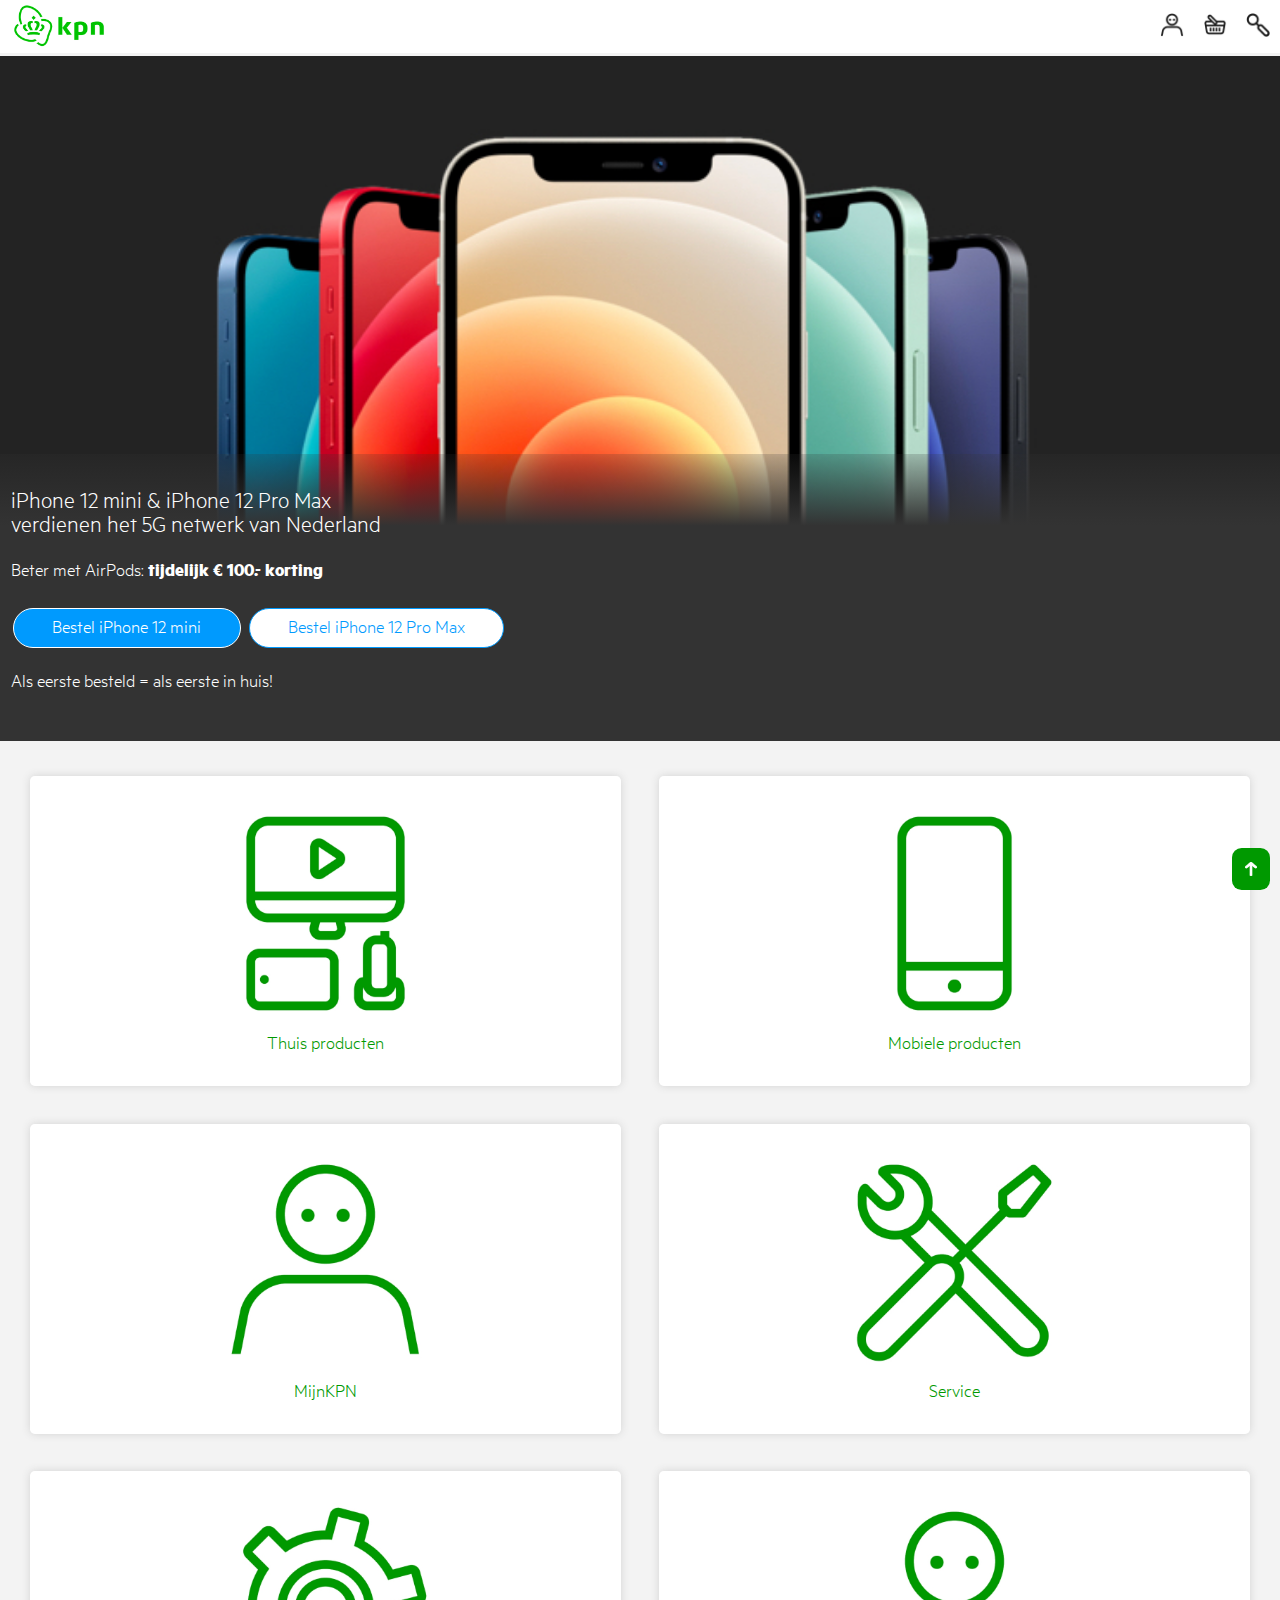
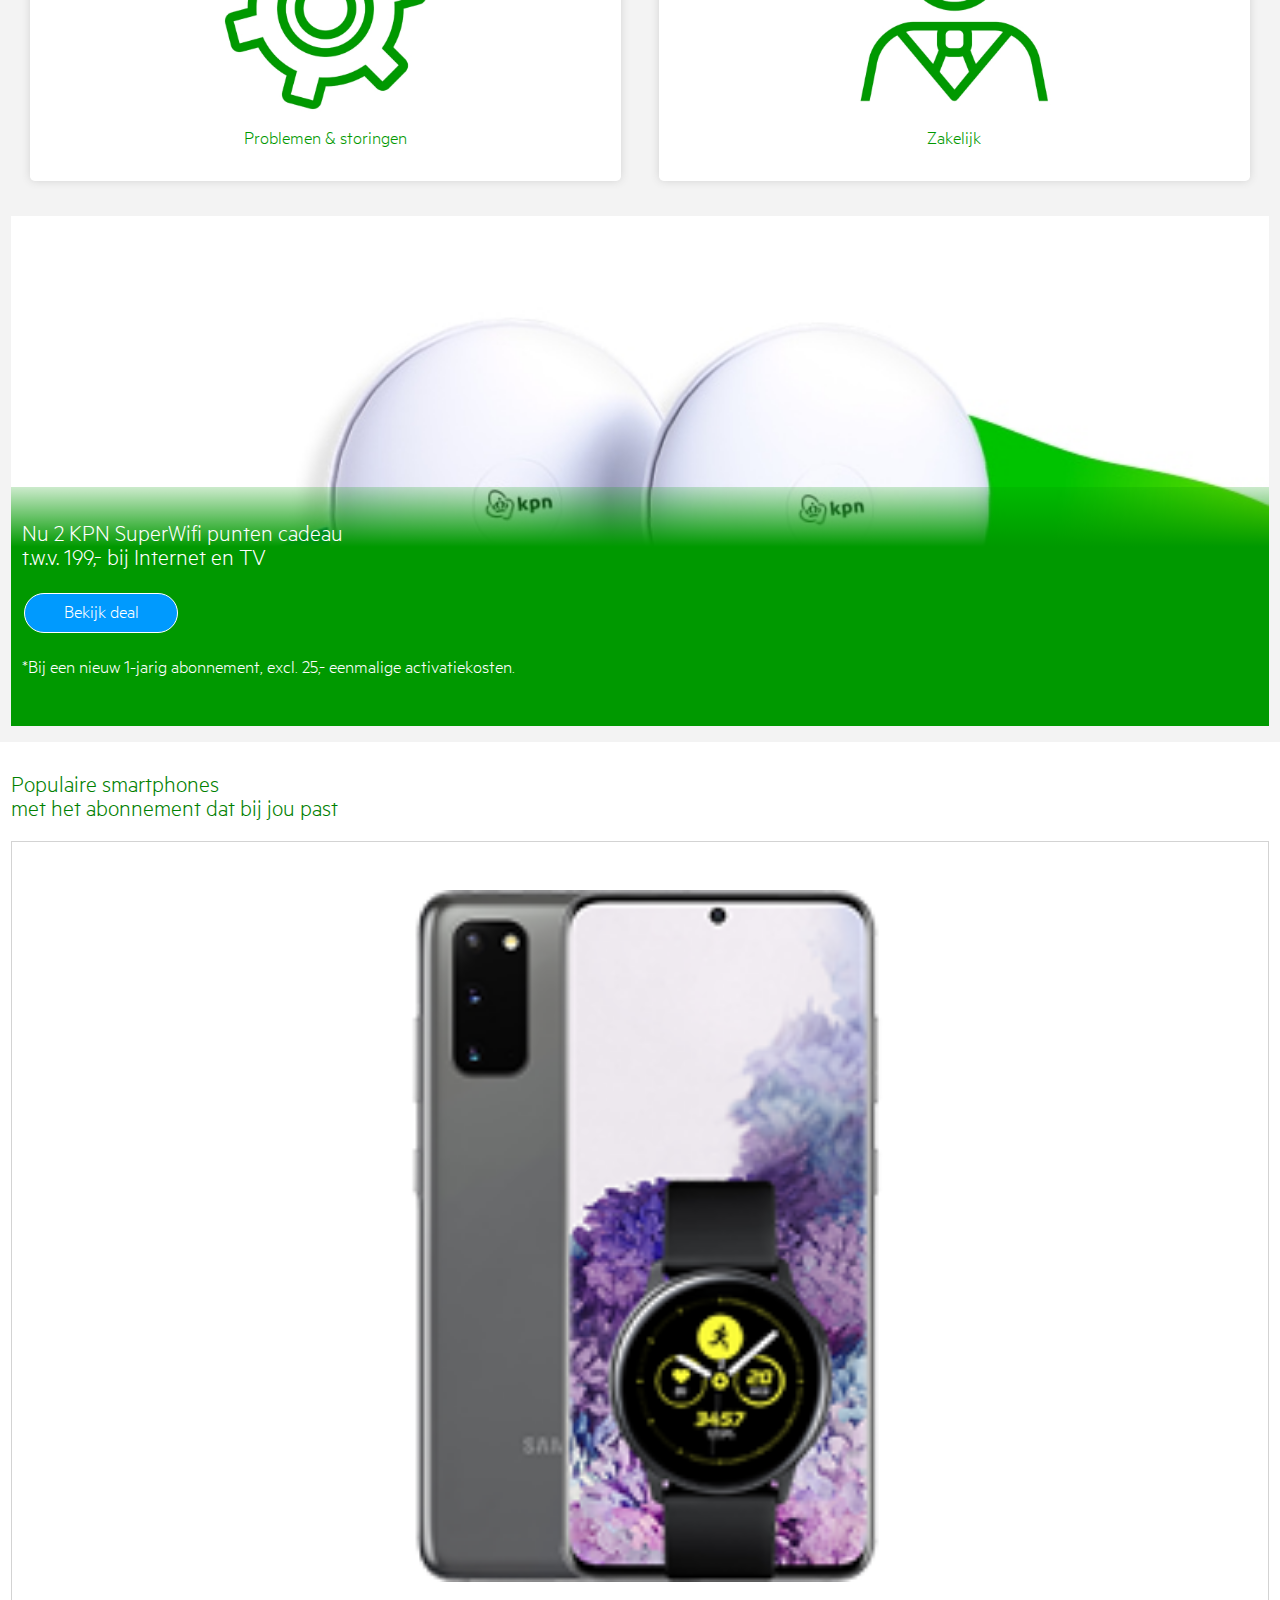
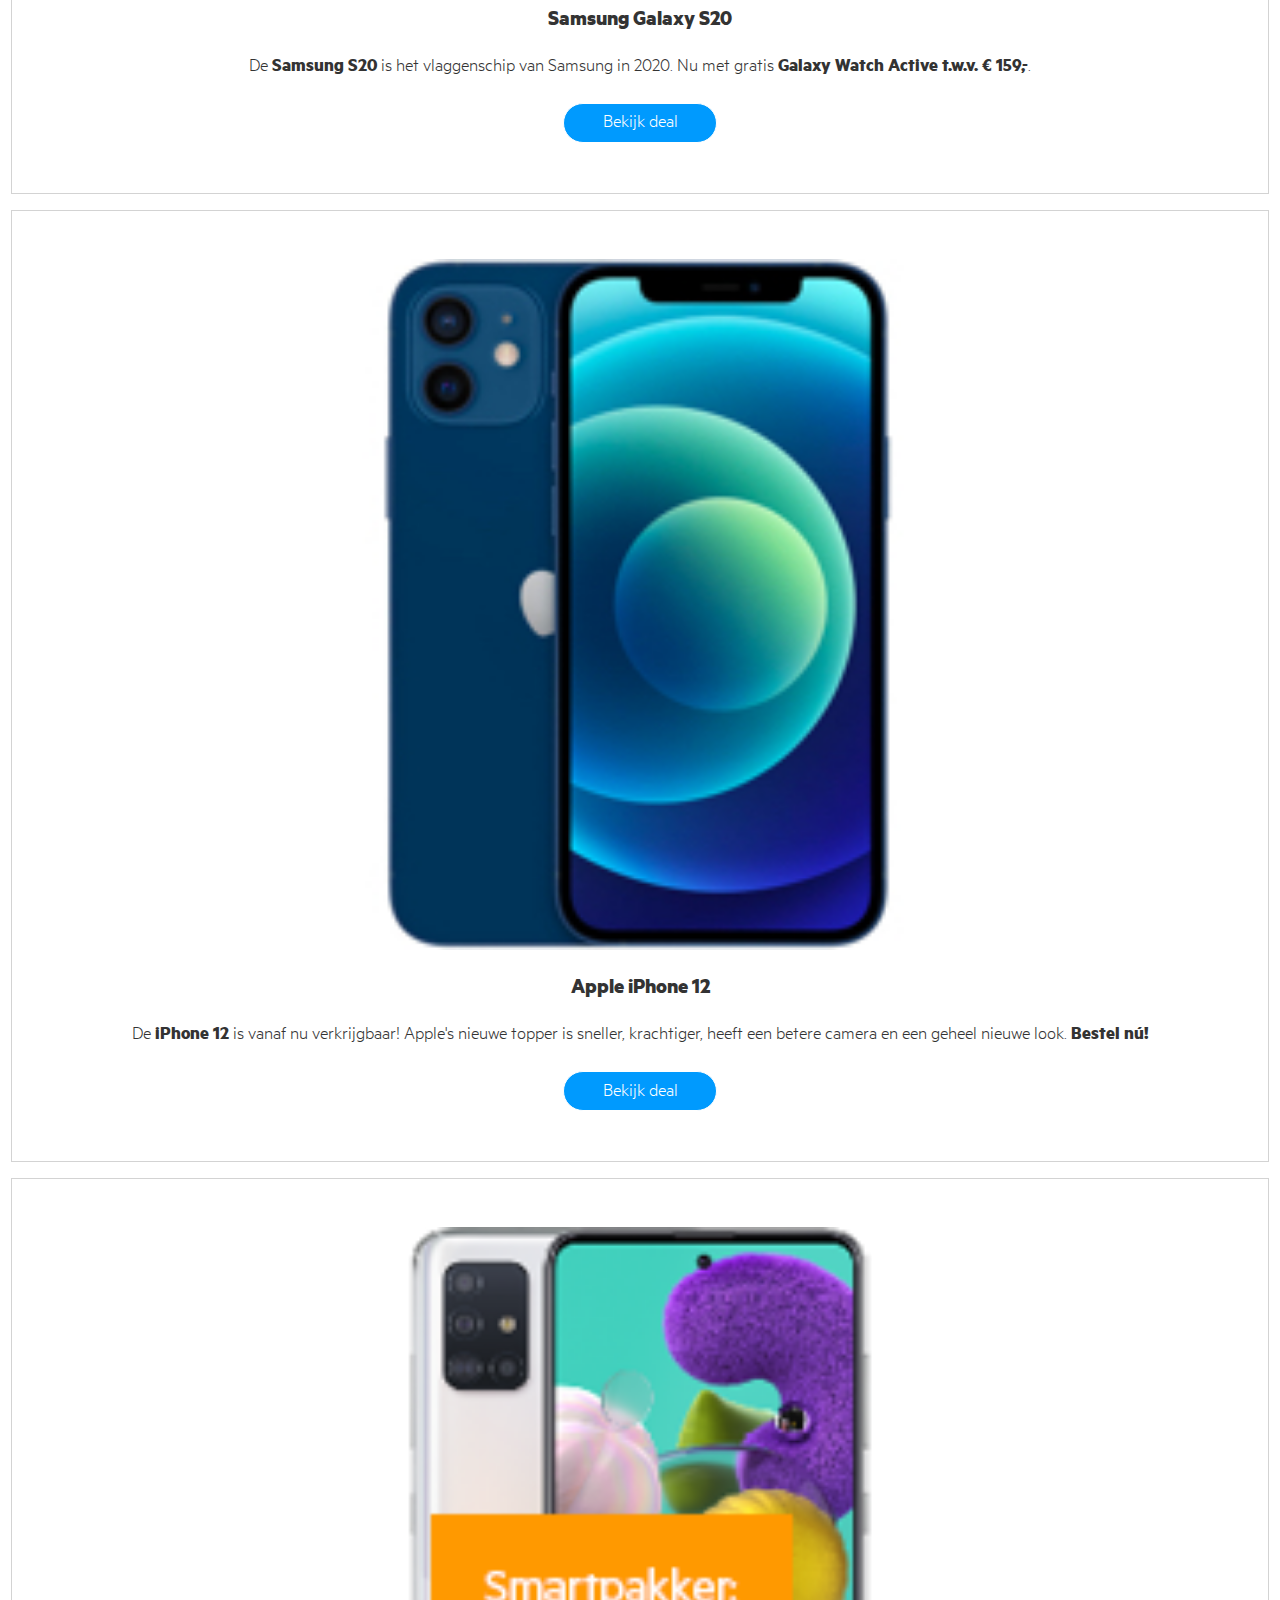
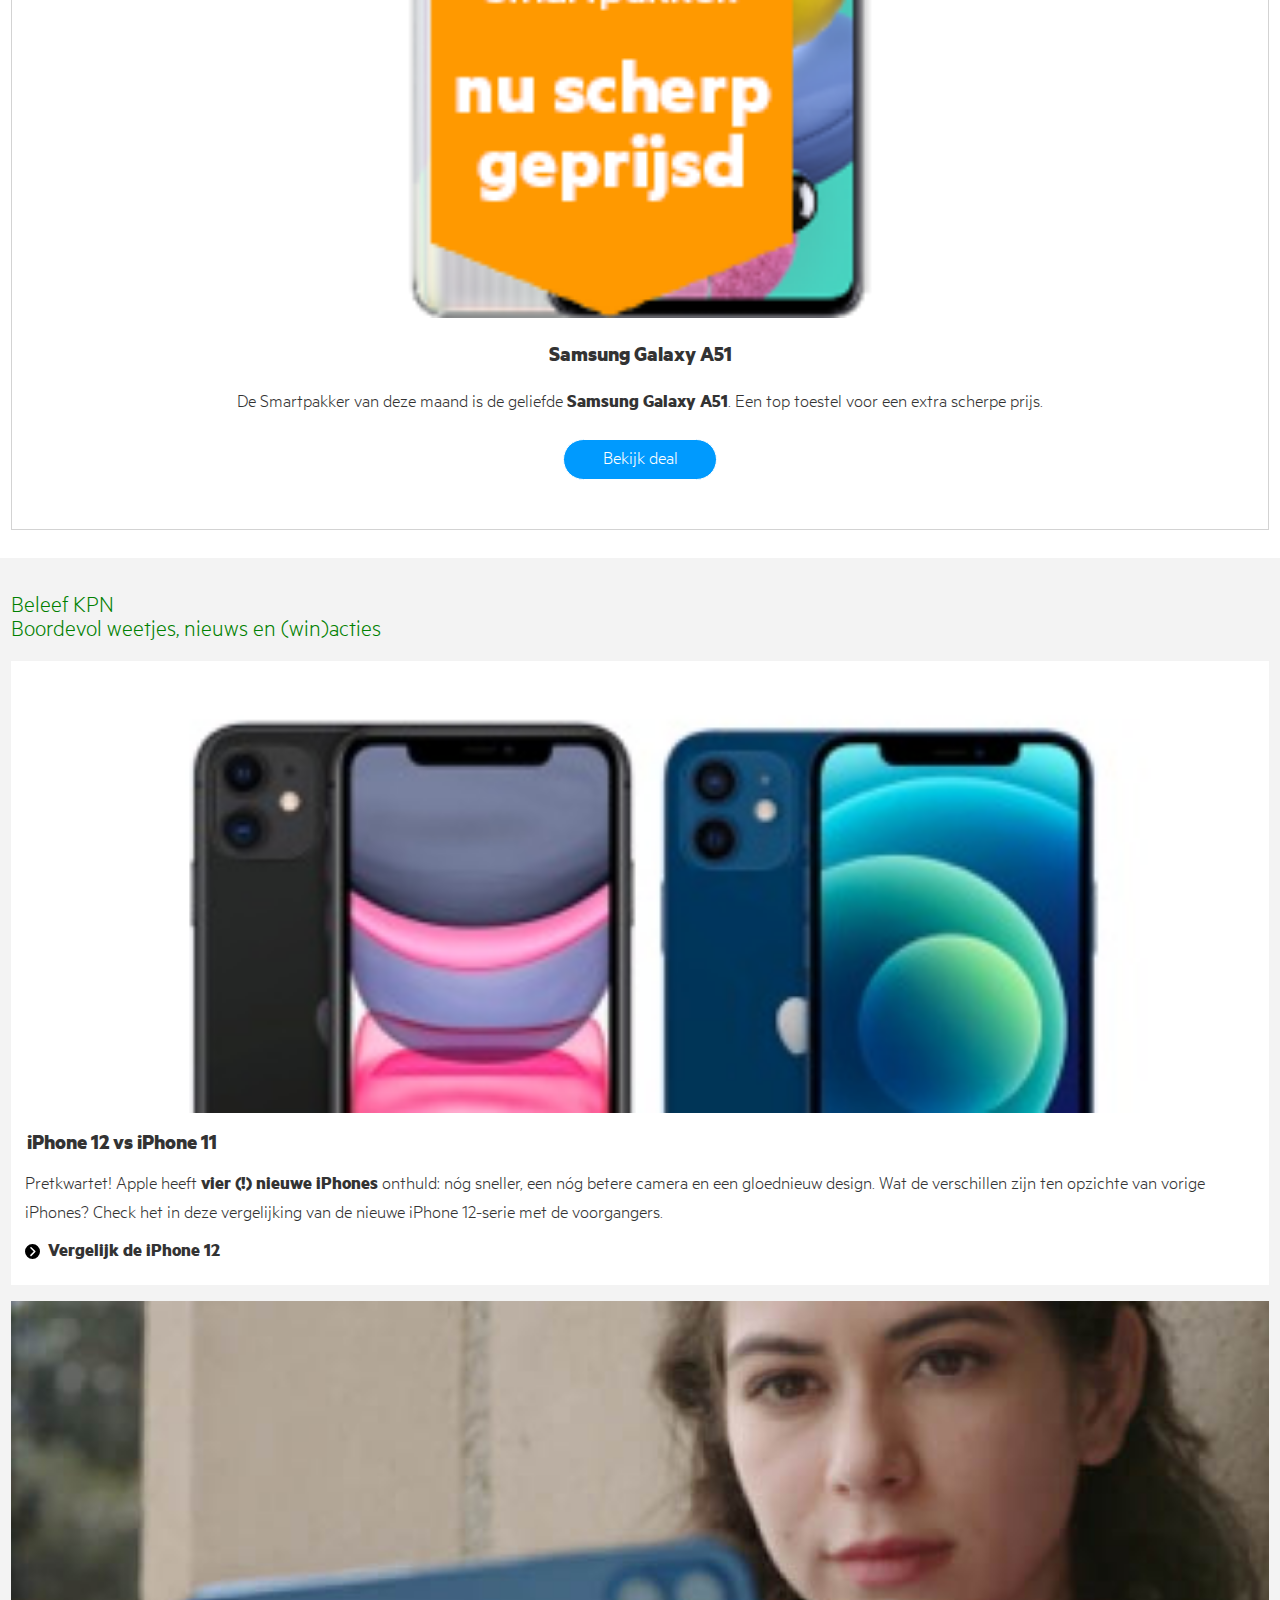
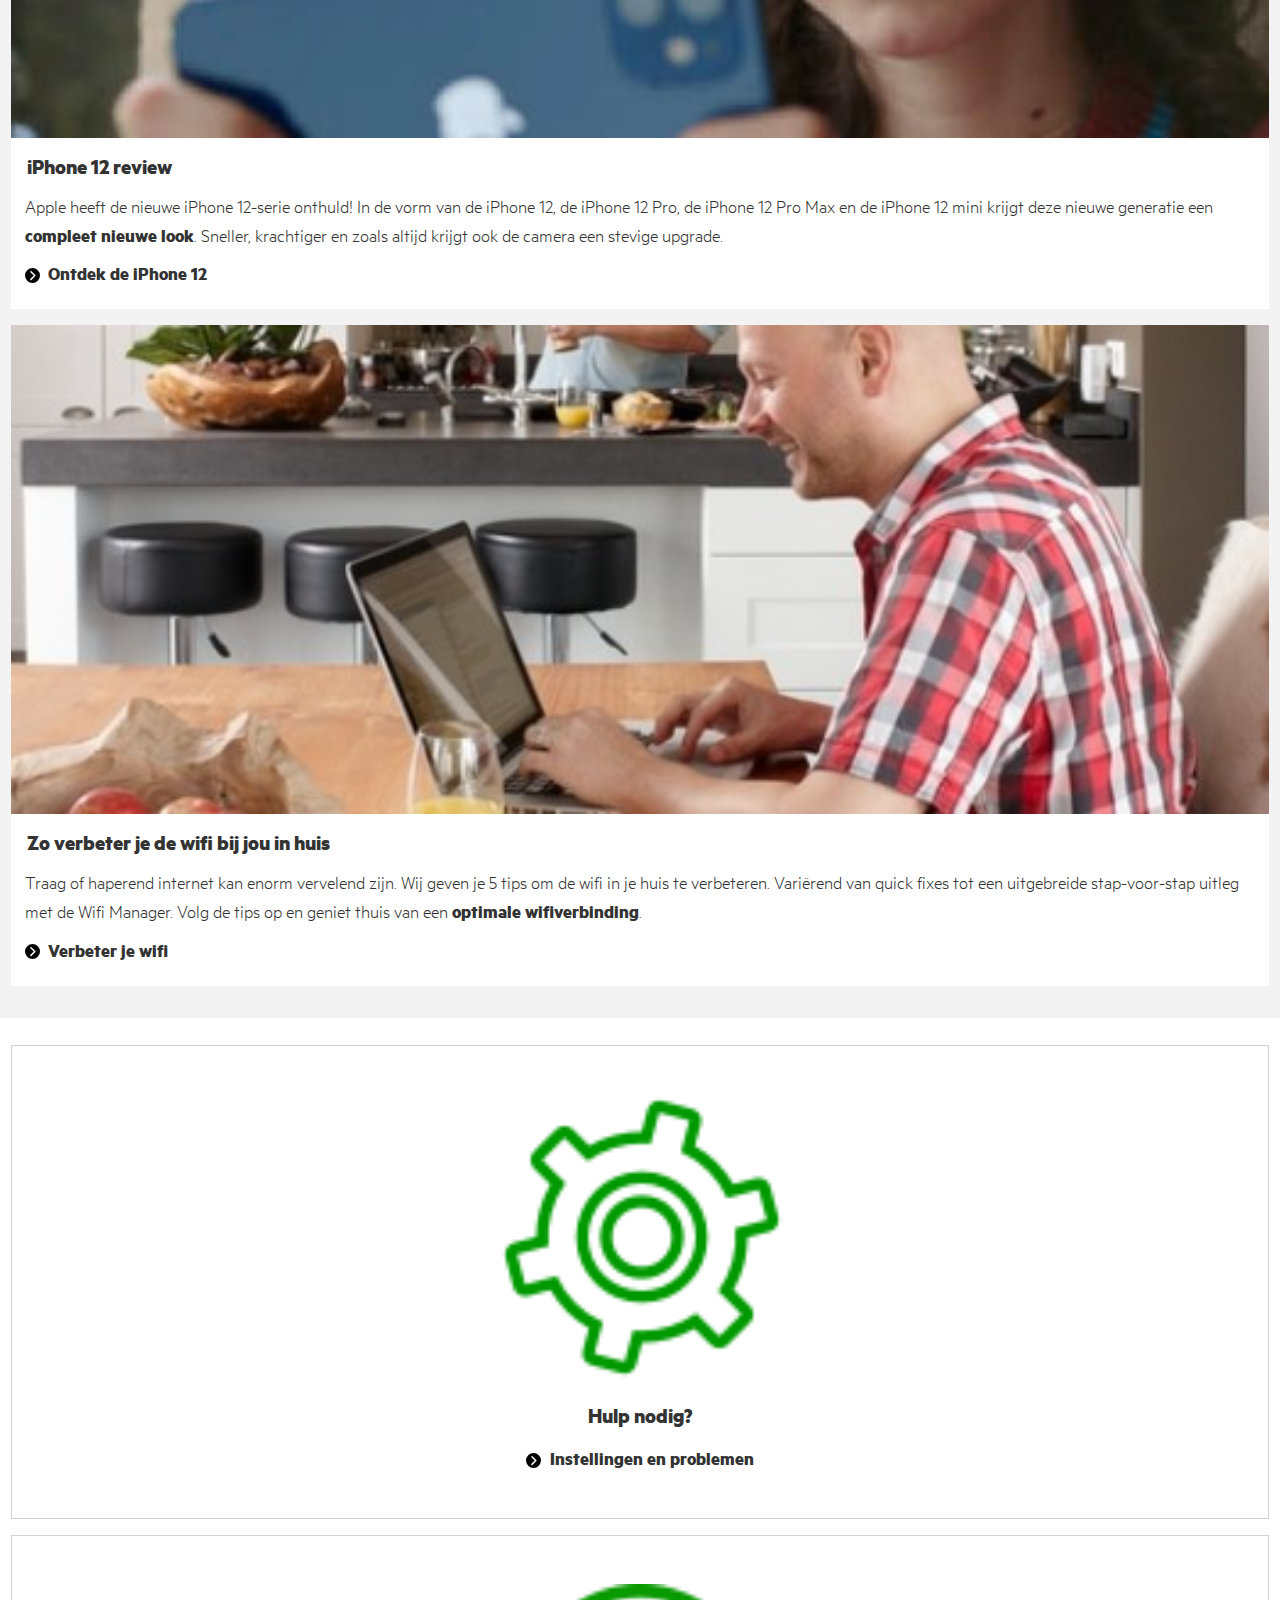
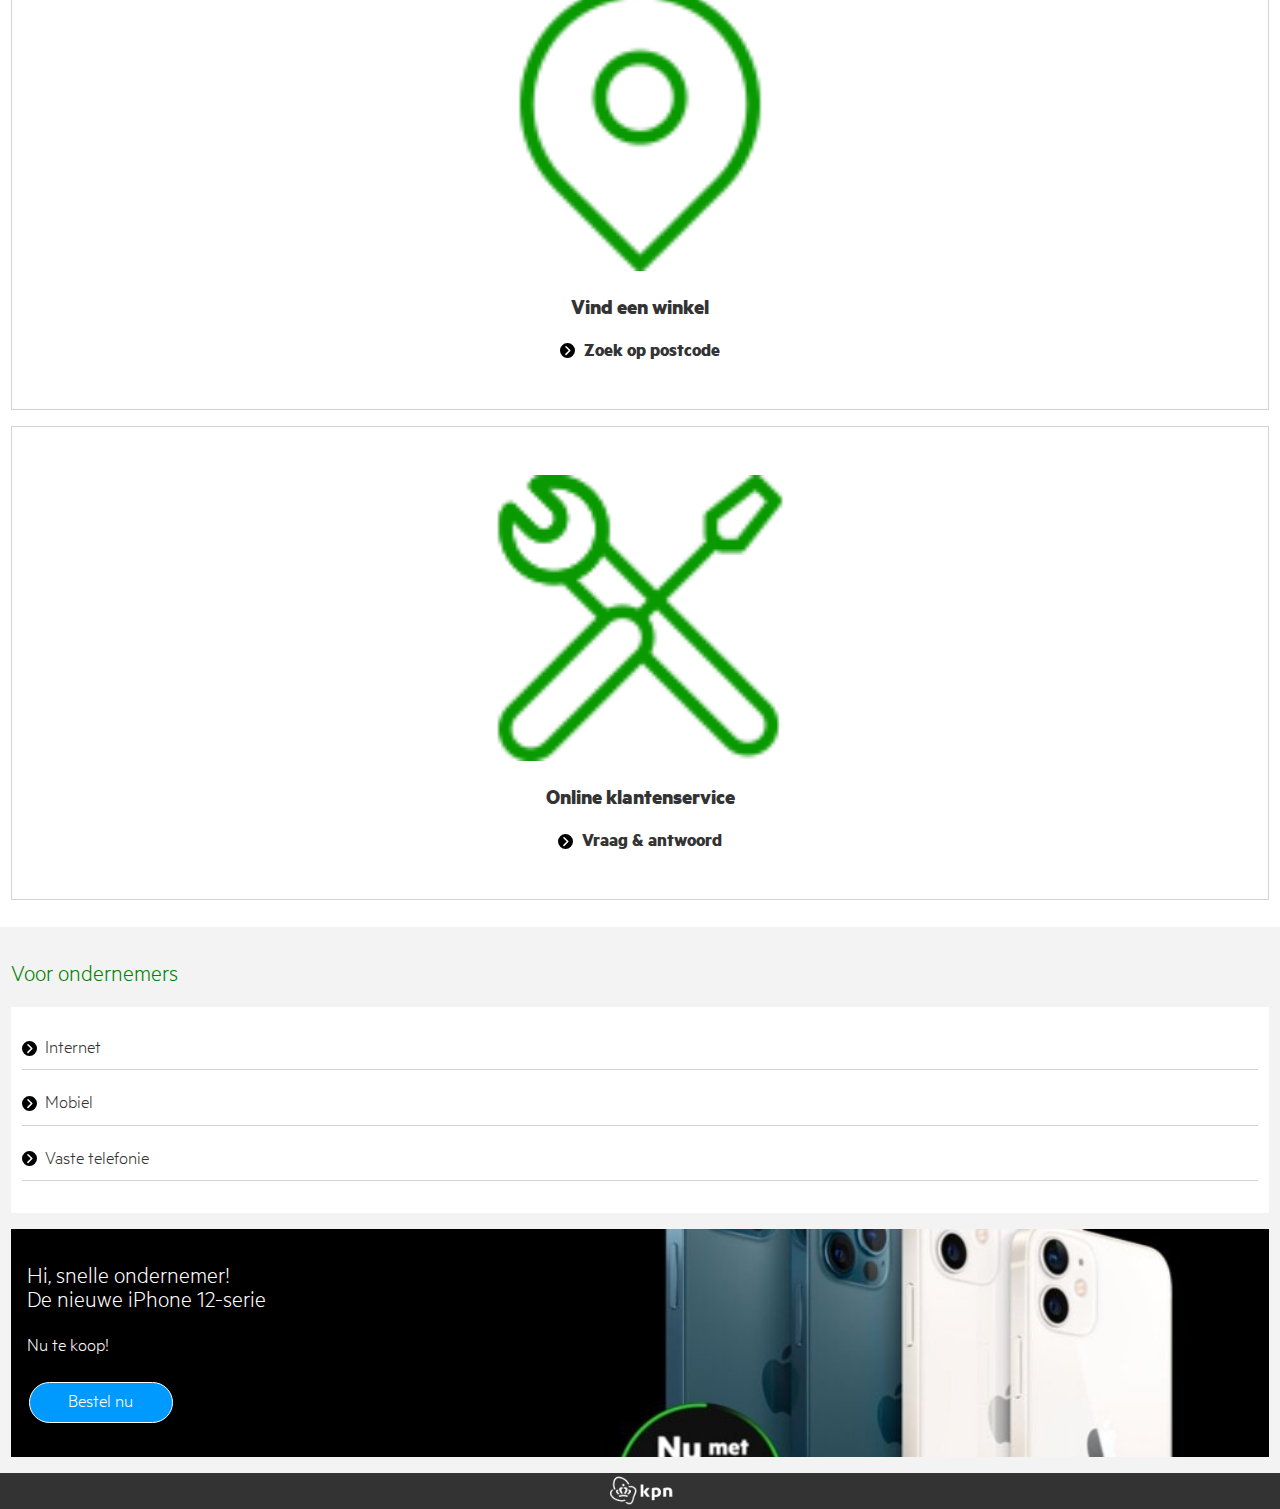
<file: index.html>
<!doctype html>
<html lang="nl">

<head>
    <meta charset="UTF-8">
    <meta name="author" content="jouw naam">
    <meta name="viewport" content="width=device-width, initial-scale=1">

    <title>KPN</title>

    <link href="styles/style.css" rel="stylesheet">
</head>

<body id="top">
    <a href="#top" class="backtotop"><img src="images/backtotop.png" alt="Terug naar boven"></a>
    <header>
        <div>
            <h1 class="hidden">KPN</h1>
            <img src="images/logo/KPN_green.png" alt="KPN">
            <ul>
                <li><button><img src="images/nav/person-01.png" alt="persoon"></button></li>
                <li><button><img src="images/nav/shoppingcard-01.png" alt="winkelmandje"></button></li>
                <li><button id="searchbutton"><img src="images/nav/search-01.png" alt="vergrootglas"></button></li>
            </ul>
        </div>
        <form id="search">
            <input type="text" name="search" value="Zoeken...">
        </form>
    </header>
    <main>
        <section>
            <div>
                <h2><strong>iPhone 12 mini</strong> & <strong>iPhone 12 Pro Max<br></strong> verdienen het 5G netwerk van Nederland</h2>
                <p>Beter met AirPods: <strong>tijdelijk € 100.- korting</strong></p>
                <a class="link_button_main" href="#">Bestel iPhone 12 mini</a>
                <a class="link_button_secundair" href="#">Bestel iPhone 12 Pro Max</a>
                <p>Als eerste besteld = als eerste in huis!</p>
            </div>
        </section>
        <section>
            <h2 class="hidden">Snelle Navigatie</h2>
            <ul>
                <li><img src="images/home/icons/vast.jpg" alt="Een tv, tablet en telefoon"><a href="/internet.html">Thuis producten</a></li>
                <li><img src="images/home/icons/mobile.jpg" alt="Mobiele telefoon"><a href="#">Mobiele producten</a></li>
                <li><img src="images/home/icons/person.jpg" alt="Mobiele telefoon"><a href="#">MijnKPN</a></li>
                <li><img src="images/home/icons/montage.jpg" alt="Gereedschap"><a href="#">Service</a></li>
                <li><img src="images/home/icons/gear.jpg" alt="Tandwiel"><a href="#">Problemen & storingen</a></li>
                <li><img src="images/home/icons/business.jpg" alt="Zakelijk persoon"><a href="#">Zakelijk</a></li>
            </ul>

            <div>
                <div>
                    <h2>Nu <strong>2 KPN SuperWifi punten cadeau<br></strong> t.w.v. 199,- bij Internet en TV</h2>
                    <a class="link_button_main" href="#">Bekijk deal</a>
                    <p>*Bij een nieuw 1-jarig abonnement, excl. 25,- eenmalige activatiekosten.</p>
                </div>
            </div>

        </section>
        <section>

            <h2><strong>Populaire smartphones<br></strong> met het abonnement dat bij jou past</h2>

            <article>
                <img src="images/home/samsung_galaxy_s20.png" alt="Samsung Galaxy S20">
                <h3>Samsung Galaxy S20</h3>
                <p>De <strong>Samsung S20</strong> is het vlaggenschip van Samsung in 2020. Nu met gratis <strong>Galaxy Watch Active t.w.v. € 159,-</strong>.</p>
                <a class="link_button_main" href="#">Bekijk deal</a>
            </article>

            <article>
                <img src="images/home/apple_iphone_12.jpg" alt="Apple iPhone 12">
                <h3>Apple iPhone 12</h3>
                <p>De <strong>iPhone 12</strong> is vanaf nu verkrijgbaar! Apple's nieuwe topper is sneller, krachtiger, heeft een betere camera en een geheel nieuwe look. <strong>Bestel nú!</strong></p>
                <a class="link_button_main" href="#">Bekijk deal</a>
            </article>

            <article>
                <img src="images/home/samsung_galaxy_a51.png" alt="Samsung Galaxy A51">
                <h3>Samsung Galaxy A51</h3>
                <p>De Smartpakker van deze maand is de geliefde <strong>Samsung Galaxy A51</strong>. Een top toestel voor een extra scherpe prijs.</p>
                <a class="link_button_main" href="#">Bekijk deal</a>
            </article>

        </section>
        <section>

            <h2><strong>Beleef KPN<br></strong> Boordevol weetjes, nieuws en (win)acties</h2>

            <article>
                <img src="images/home/iphone_12_vs_iphone_11.jpg" alt="een iPhone 12 en een iPhone 11">
                <h3>iPhone 12 vs iPhone 11</h3>
                <p>Pretkwartet! Apple heeft <strong>vier (!) nieuwe iPhones</strong> onthuld: nóg sneller, een nóg betere camera en een gloednieuw design. Wat de verschillen zijn ten opzichte van vorige iPhones? Check het in deze vergelijking van de nieuwe iPhone 12-serie met de voorgangers.</p>
                <a class="link_simple" href="#">Vergelijk de iPhone 12</a>
            </article>

            <article>
                <img src="images/home/iphone_12_review.jpg" alt="persoon maakt een foto met een iPhone 12">
                <h3>iPhone 12 review</h3>
                <p>Apple heeft de nieuwe iPhone 12-serie onthuld! In de vorm van de iPhone 12, de iPhone 12 Pro, de iPhone 12 Pro Max en de iPhone 12 mini krijgt deze nieuwe generatie een <strong>compleet nieuwe look</strong>. Sneller, krachtiger en zoals altijd krijgt ook de camera een stevige upgrade.</p>
                <a class="link_simple" href="#">Ontdek de iPhone 12</a>
            </article>

            <article>
                <img src="images/home/verbeter_wifi.jpg" alt="lachend persoon achter een laptop">
                <h3>Zo verbeter je de wifi bij jou in huis</h3>
                <p>Traag of haperend internet kan enorm vervelend zijn. Wij geven je 5 tips om de wifi in je huis te verbeteren. Variërend van quick fixes tot een uitgebreide stap-voor-stap uitleg met de Wifi Manager. Volg de tips op en geniet thuis van een <strong>optimale wifiverbinding</strong>.</p>
                <a class="link_simple" href="#">Verbeter je wifi</a>
            </article>

        </section>
        <section>
            <h2 class="hidden">Snelkoppelingen</h2>
            <article>
                <img src="images/home/icon_hulp_nodig.png" alt="tandwiel">
                <h3>Hulp nodig?</h3>
                <a class="link_simple" href="#">Instellingen en problemen</a>
            </article>
            <article>
                <img src="images/home/icon_winkel.png" alt="locatiespeld">
                <h3>Vind een winkel</h3>
                <a class="link_simple" href="#">Zoek op postcode</a>
            </article>
            <article>
                <img src="images/home/icon_klantenservice.png" alt="gereedschap">
                <h3>Online klantenservice</h3>
                <a class="link_simple" href="#">Vraag & antwoord</a>
            </article>

        </section>
        <section>
            <h2><strong>Voor ondernemers</strong></h2>
            <ul>
                <li><a href="#">Internet</a></li>
                <li><a href="#">Mobiel</a></li>
                <li><a href="#">Vaste telefonie</a></li>
            </ul>

            <div>
                <h2>Hi, snelle ondernemer! <br><strong>De nieuwe iPhone 12-serie</strong></h2>
                <p>Nu te koop!</p>
                <a class="link_button_main" href="#">Bestel nu</a>
            </div>
        </section>
    </main>
    <footer>
        <img src="images/logo/KPN_white.png" alt="KPN">
    </footer>
    <script src="scripts/script.js"></script>
</body></html>
</file>
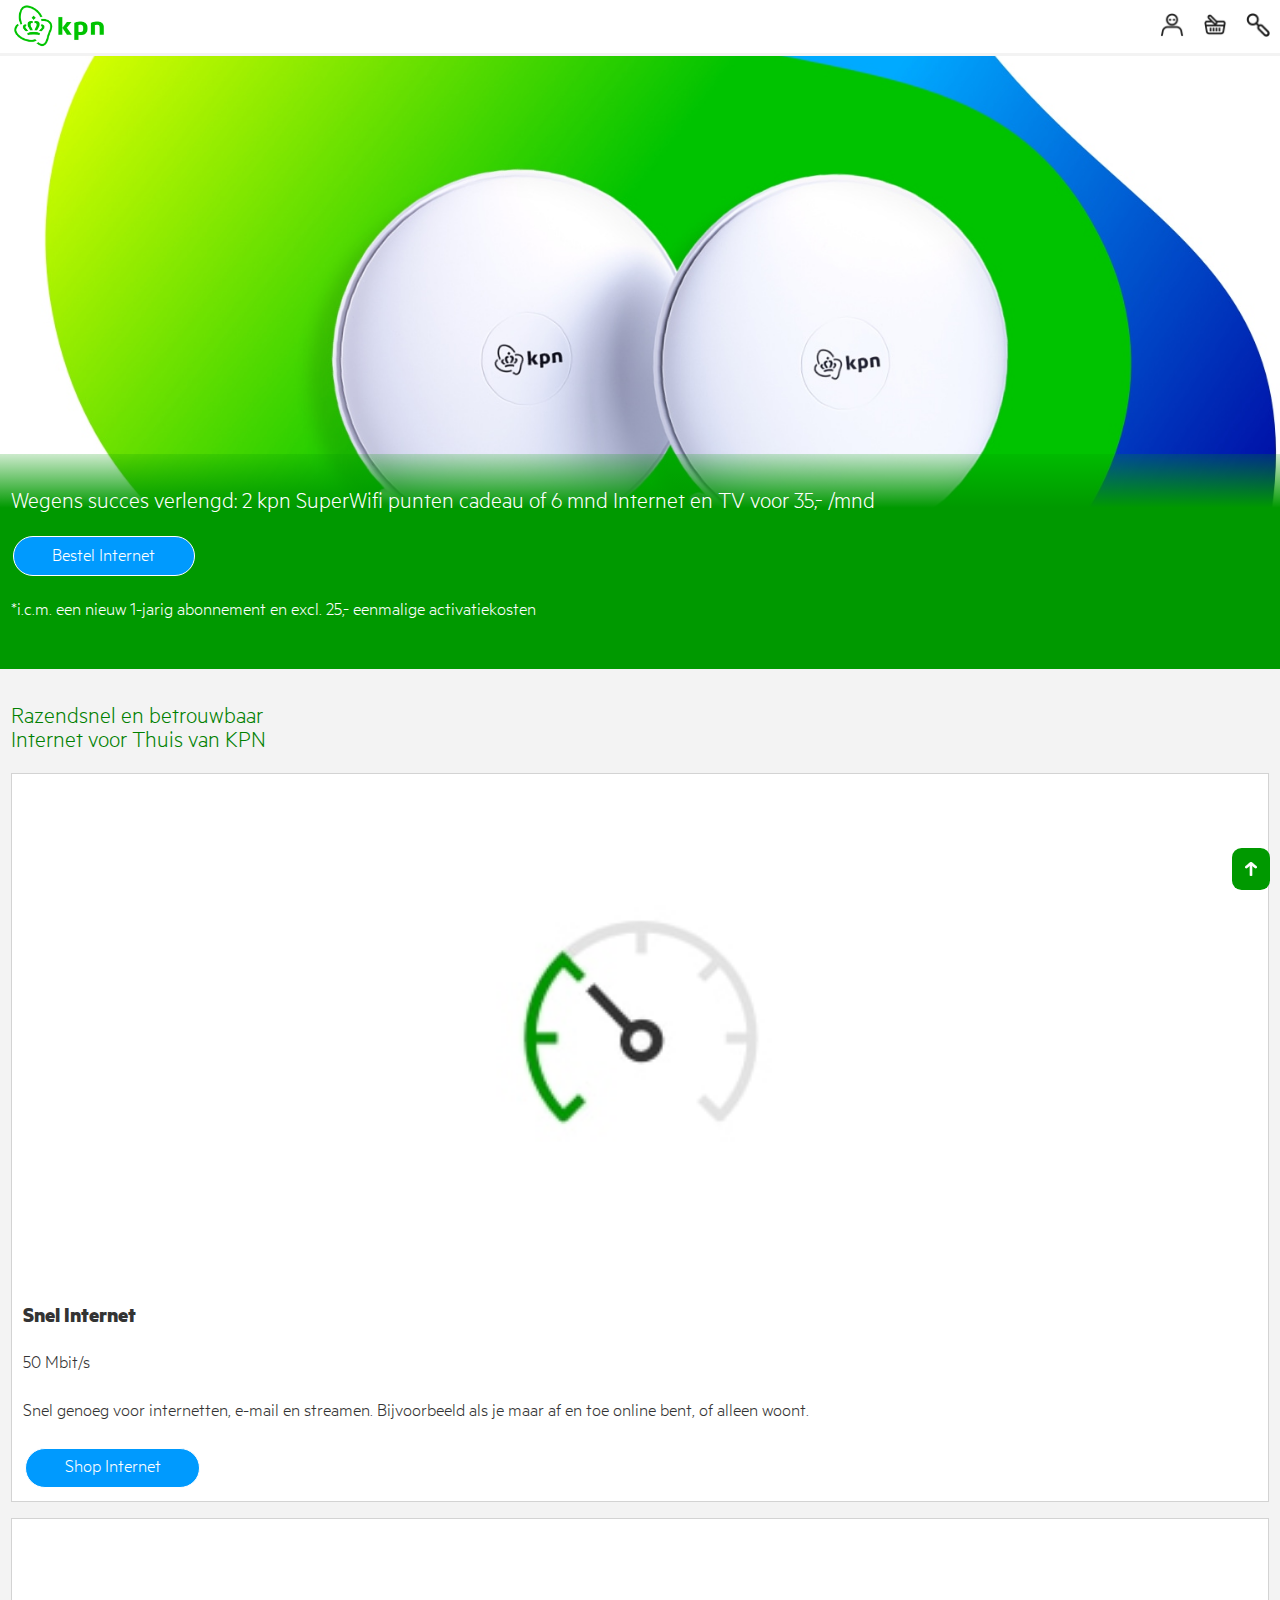
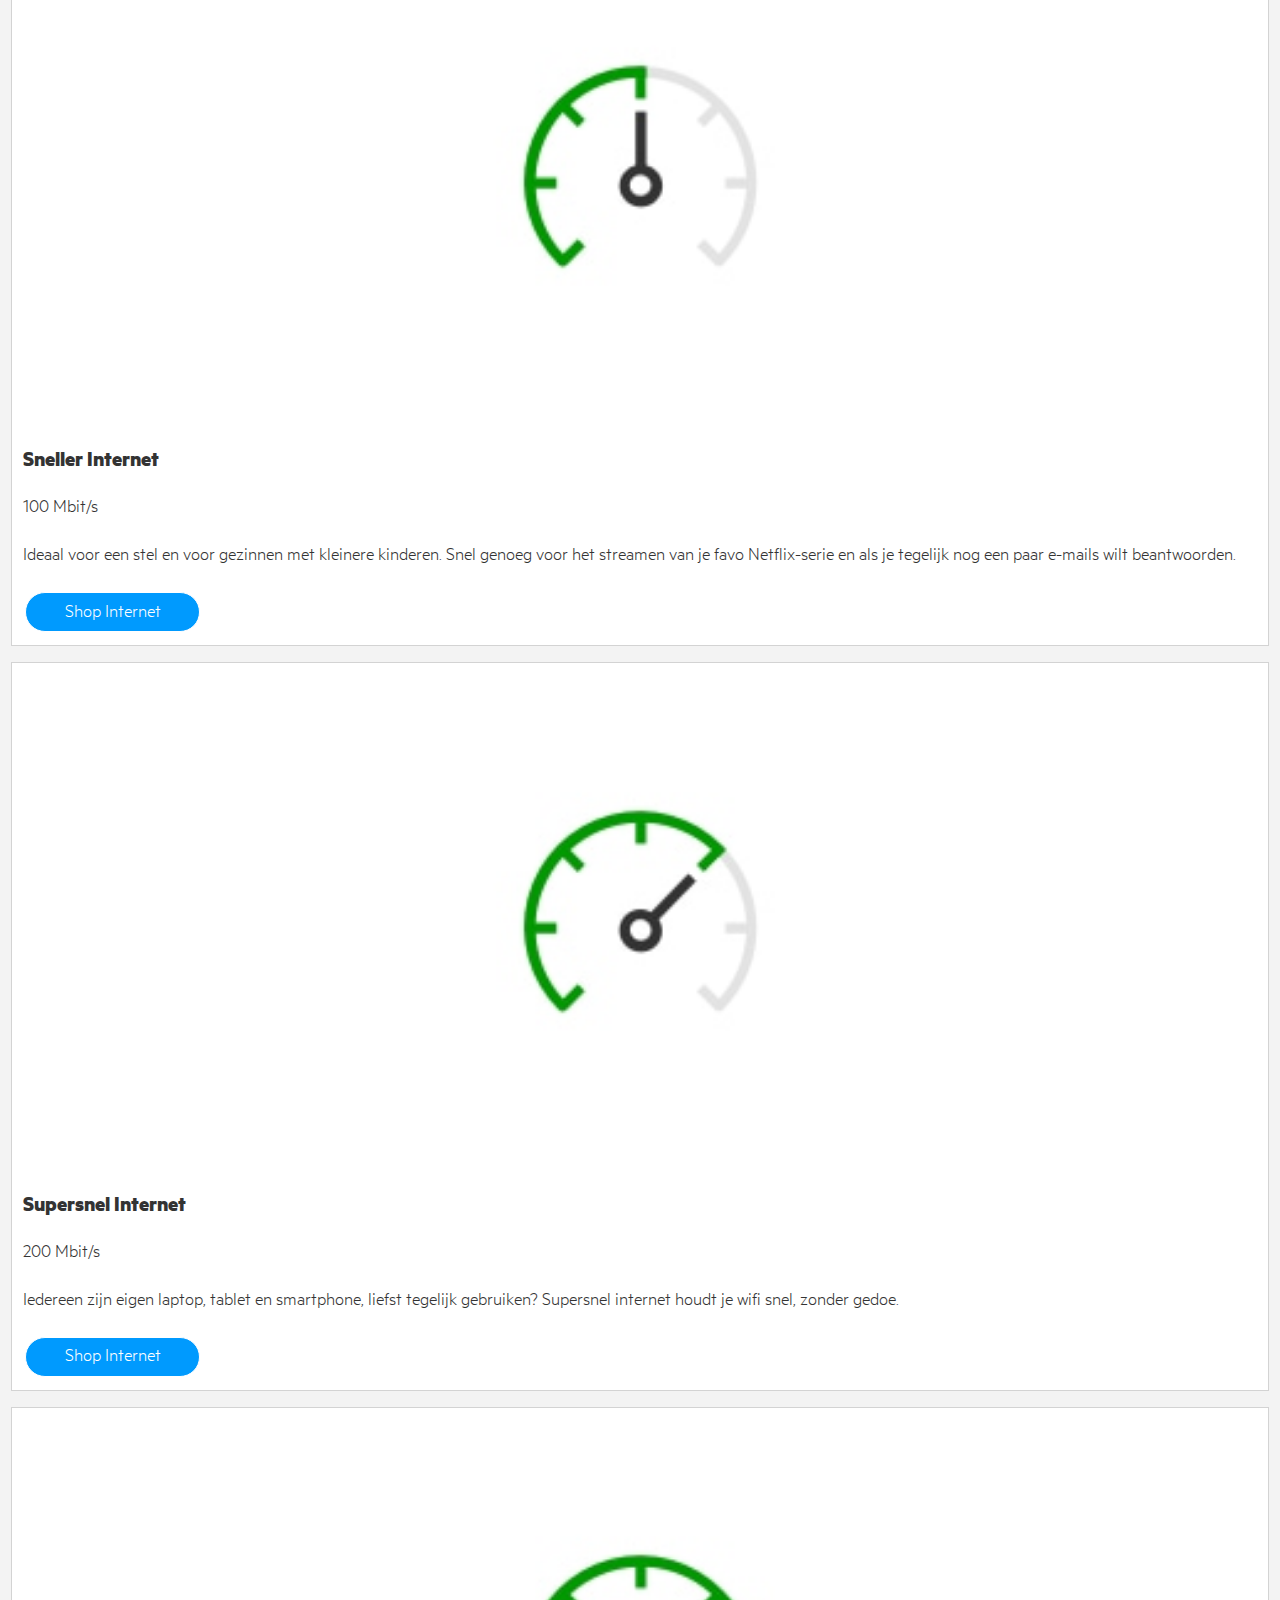
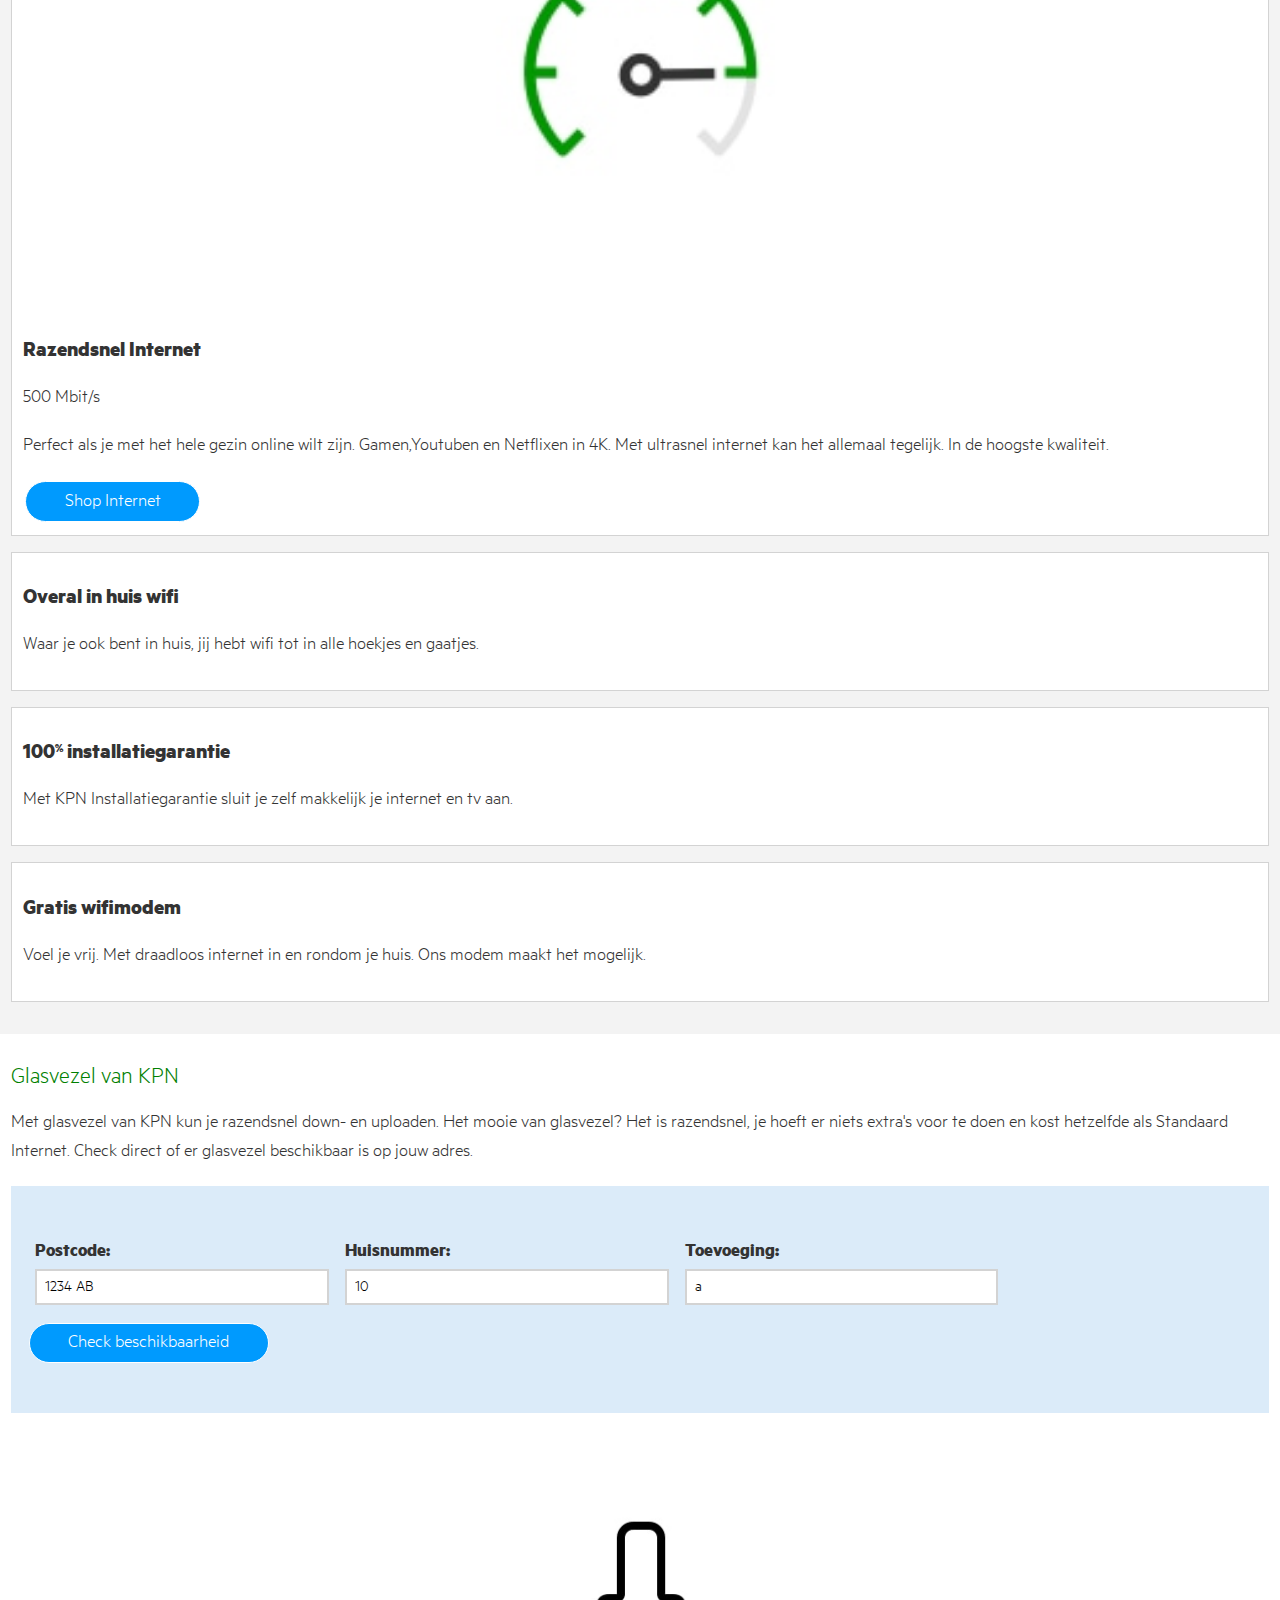
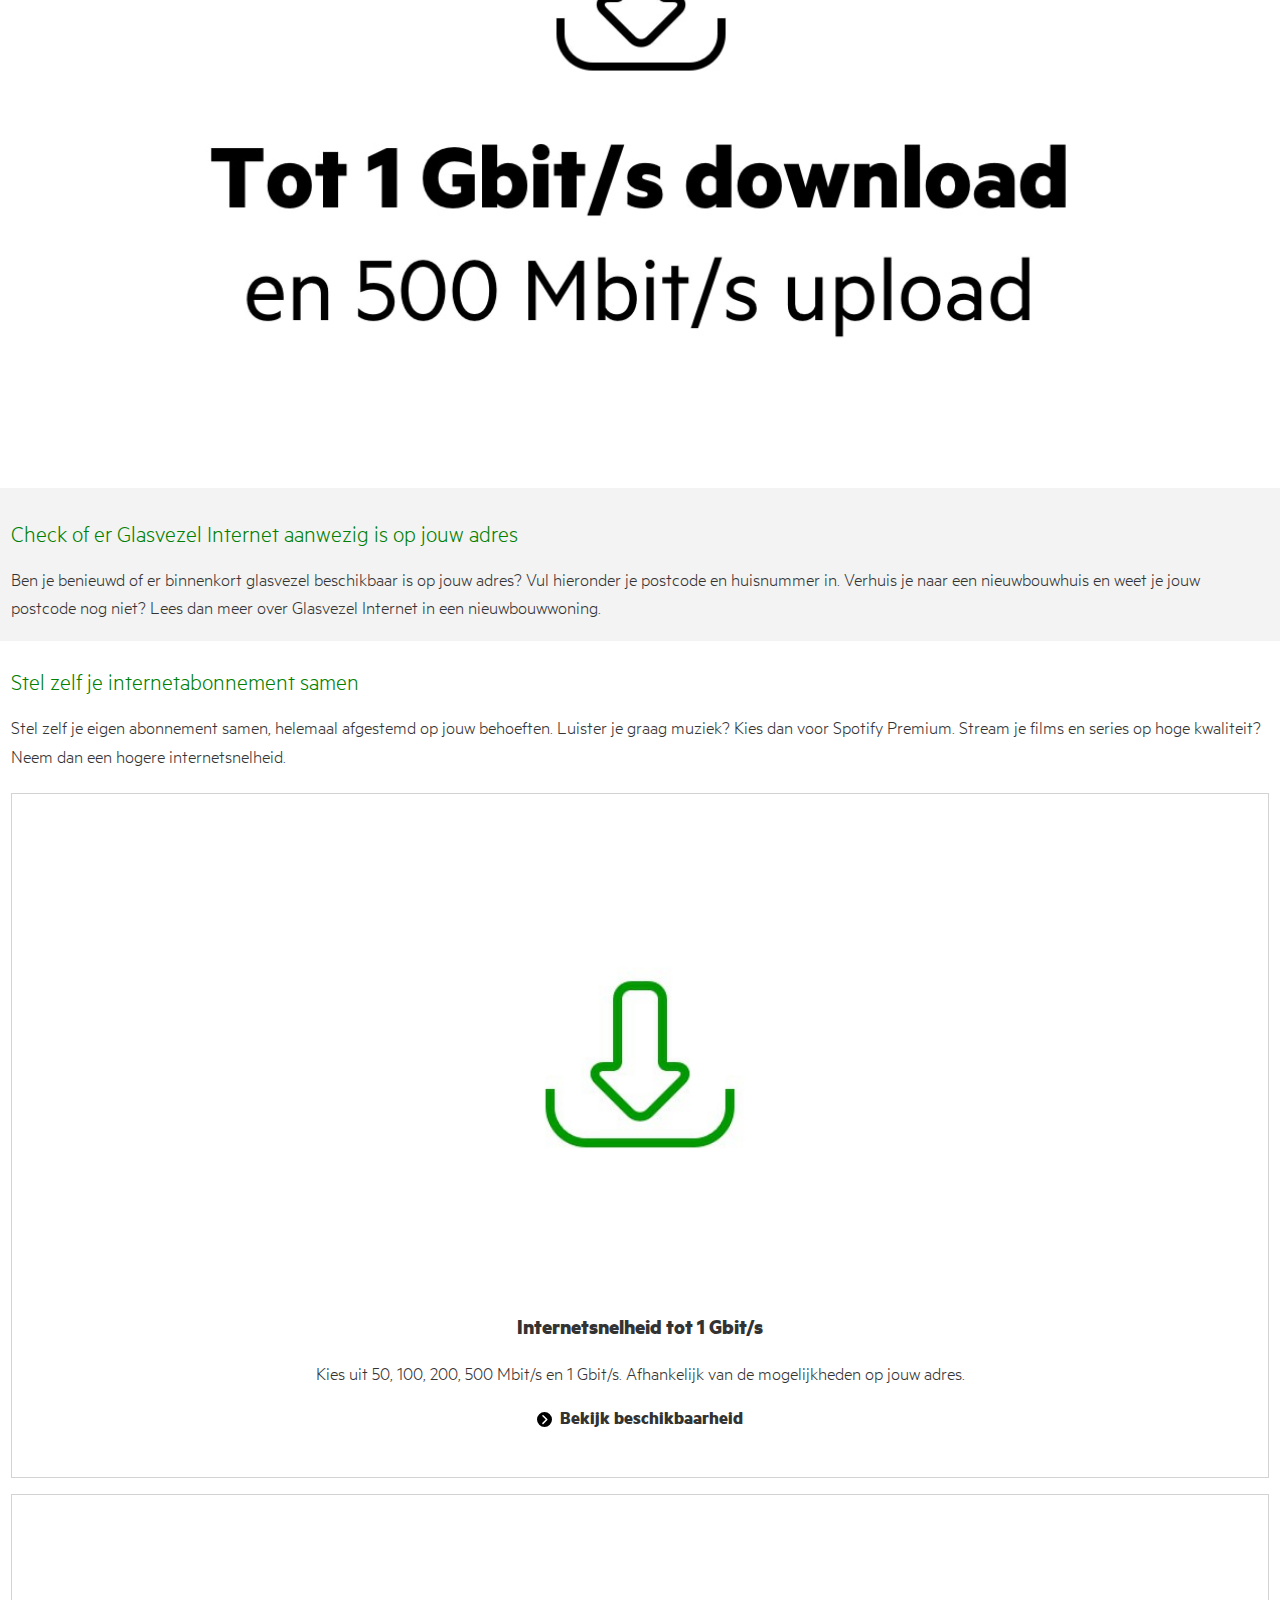
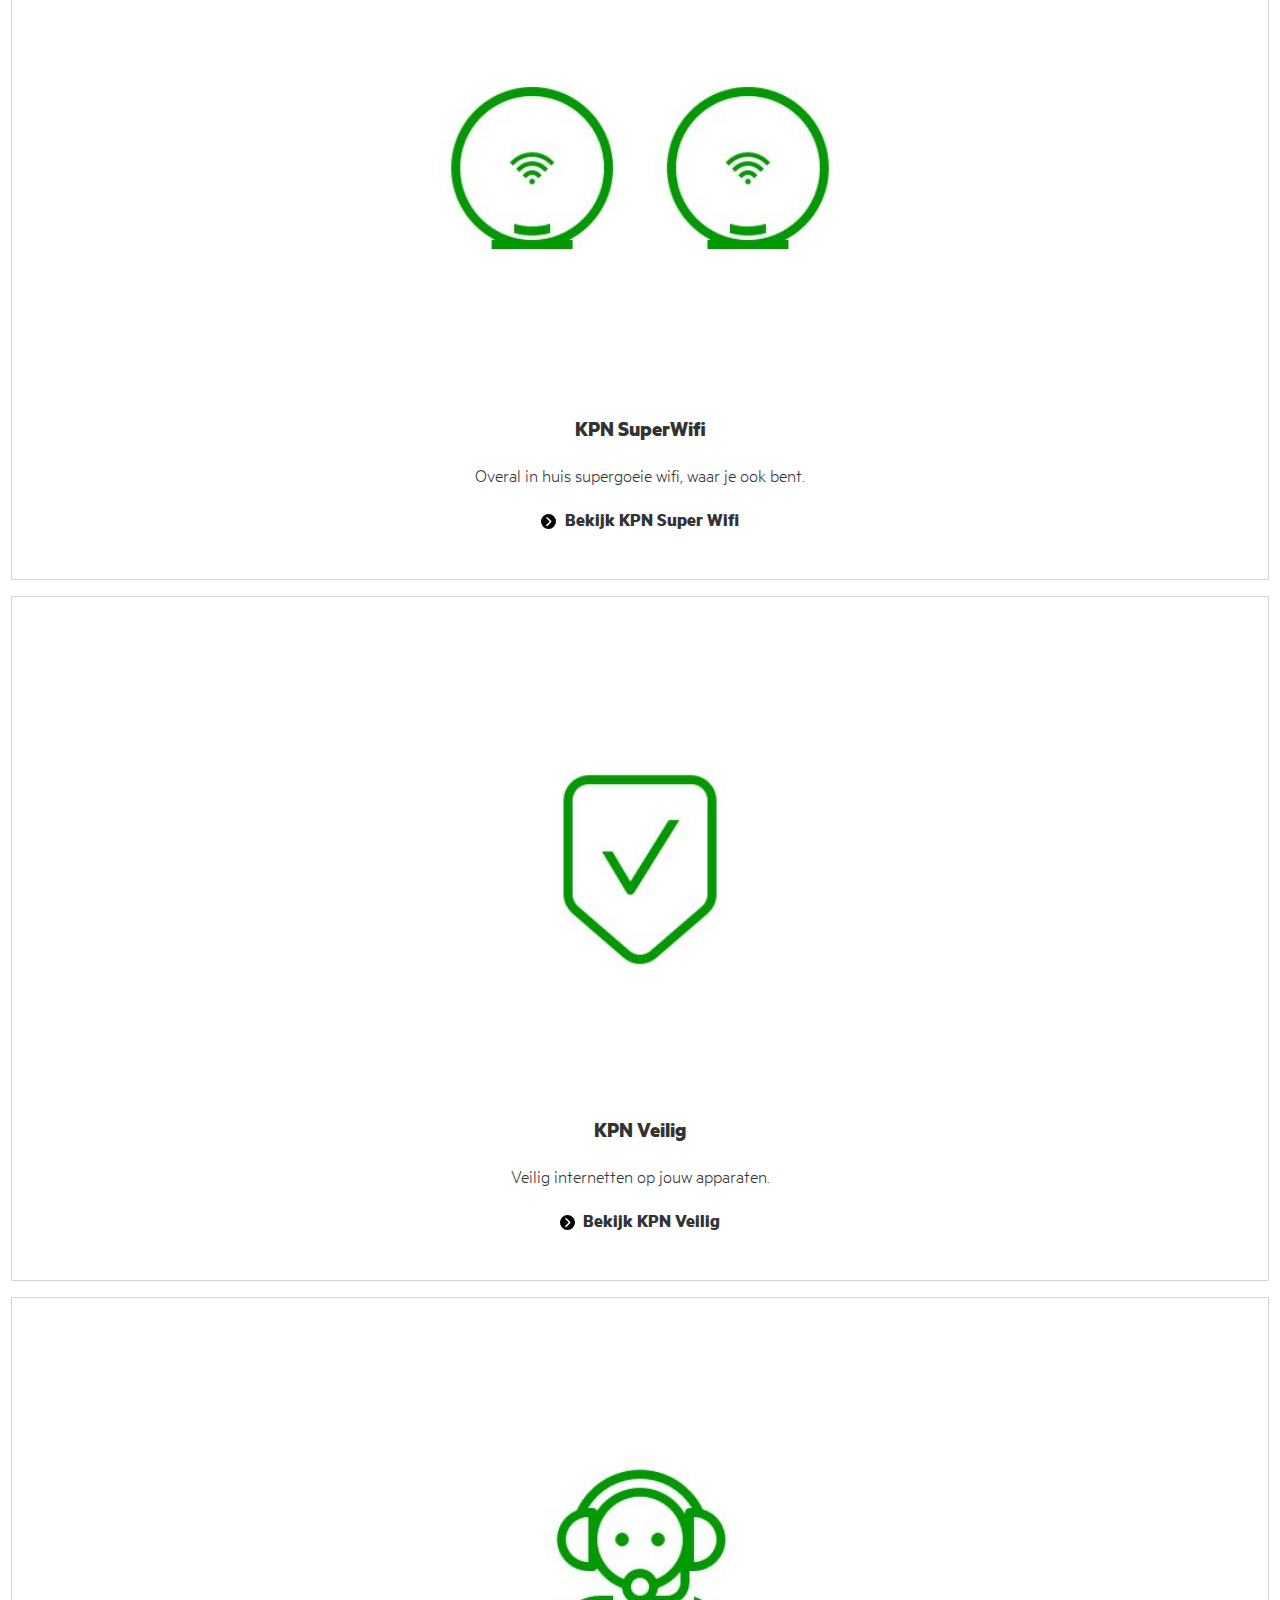
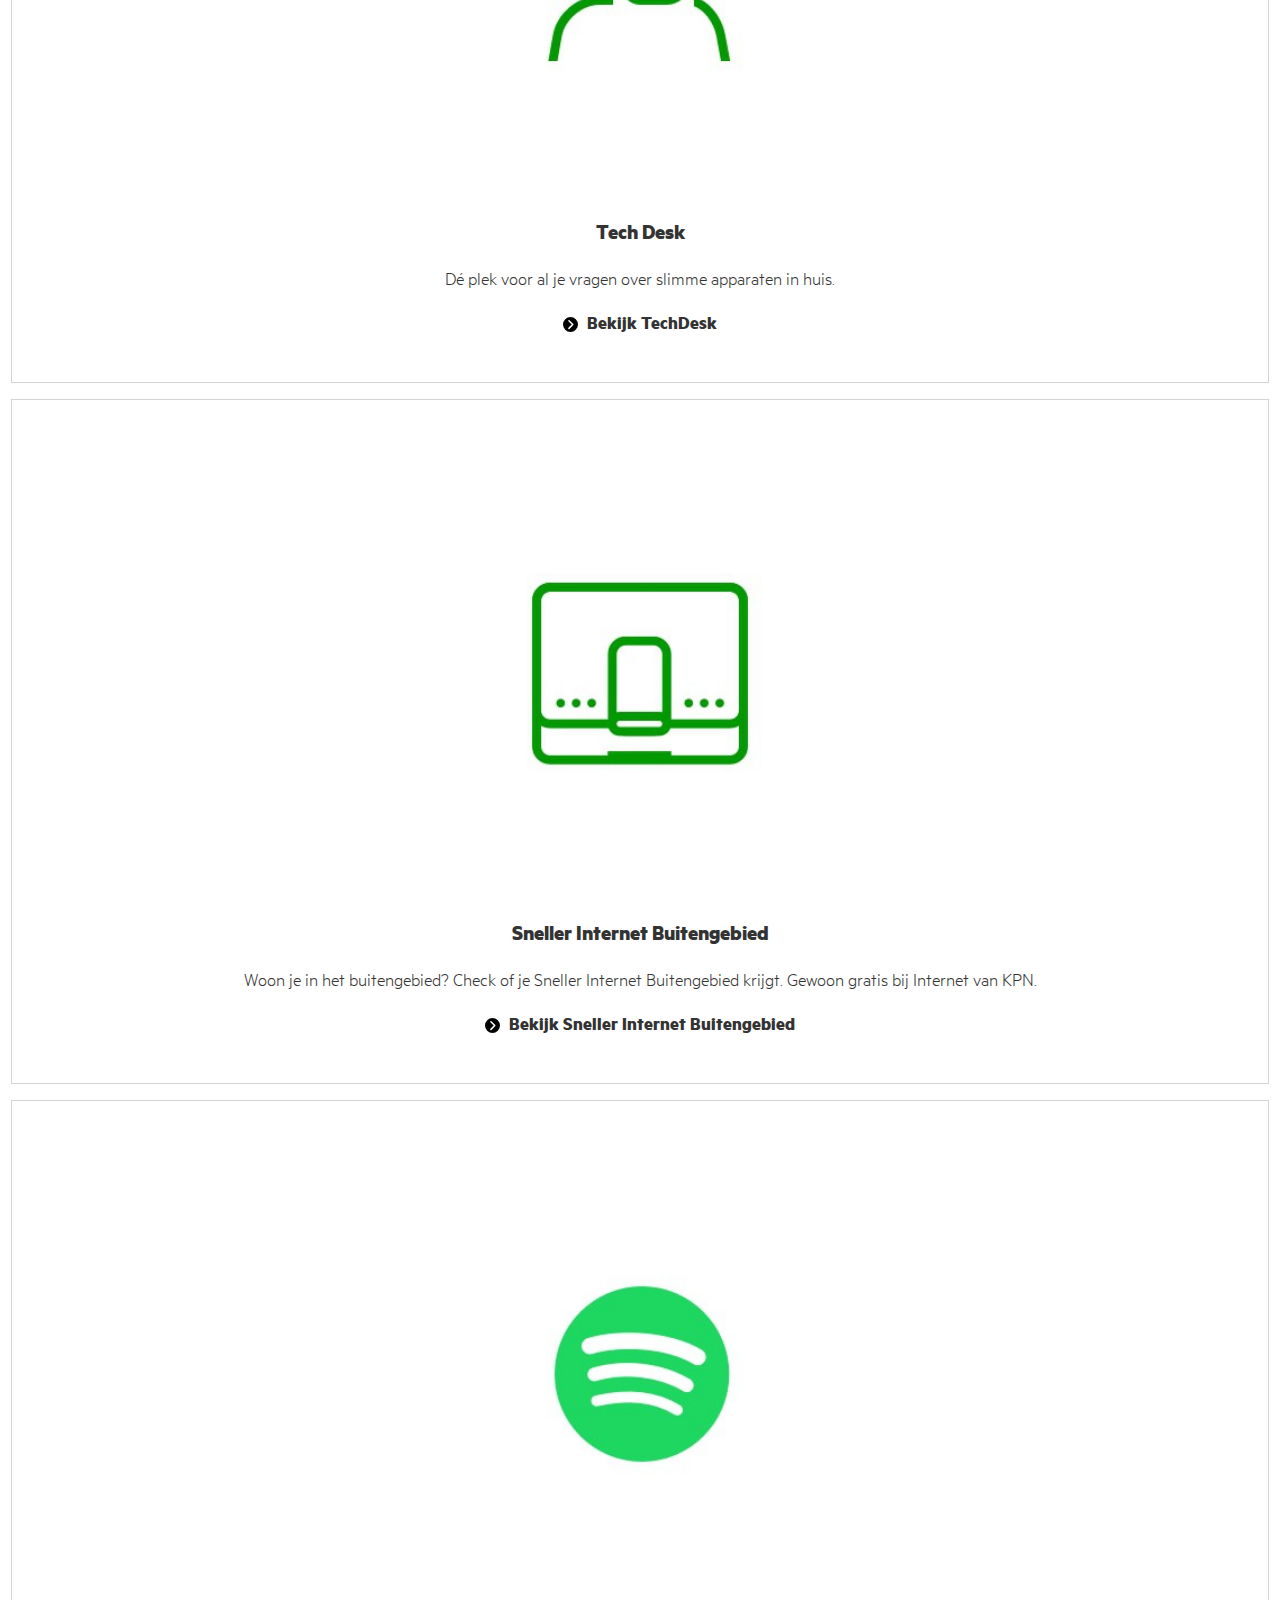
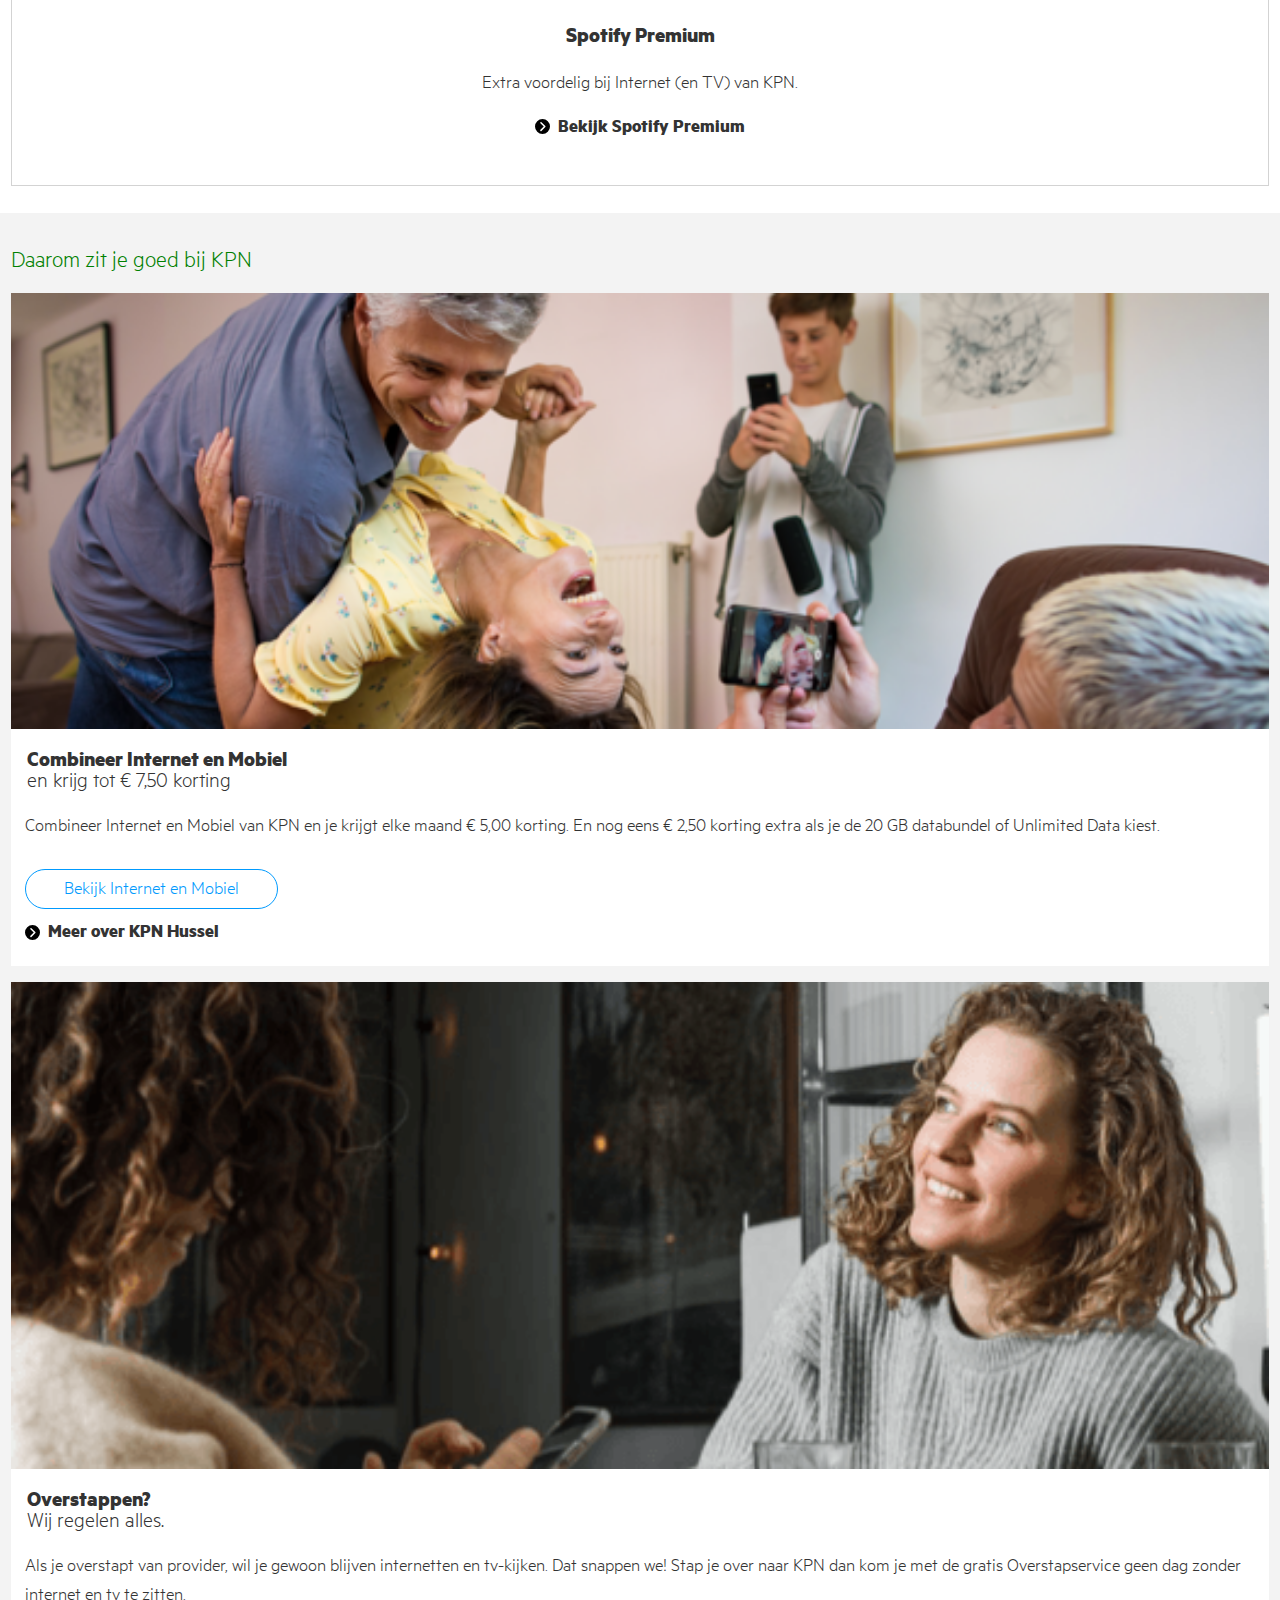
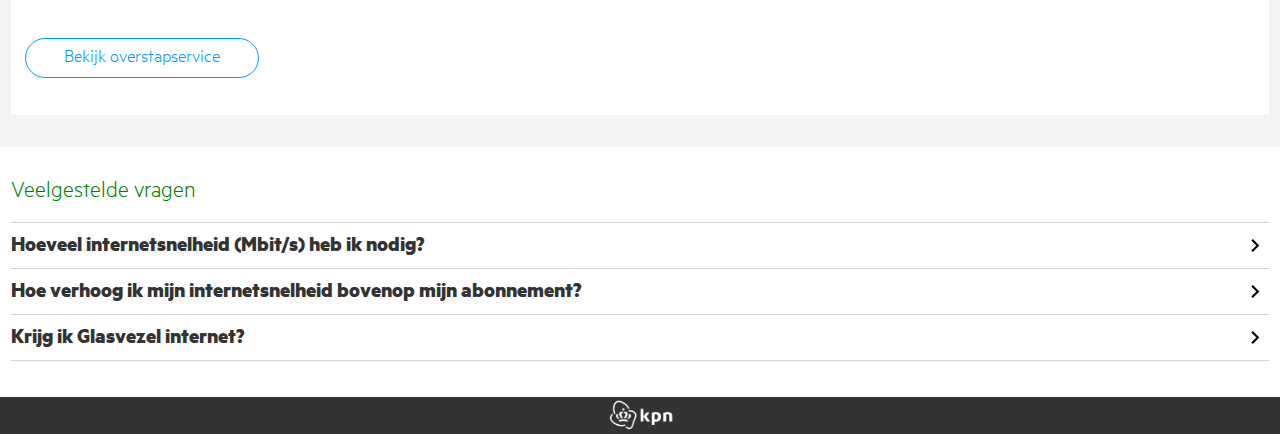
<file: internet.html>
<!doctype html>
<html lang="nl">

<head>
    <meta charset="UTF-8">
    <meta name="author" content="jouw naam">
    <meta name="viewport" content="width=device-width, initial-scale=1">

    <title>KPN</title>

    <link href="styles/style.css" rel="stylesheet">
</head>

<body id="top">
    <a href="#top" class="backtotop"><img src="images/backtotop.png" alt="Terug naar boven"></a>
    <header>
        <div>
            <h1 class="hidden">KPN</h1>
            <img src="images/logo/KPN_green.png" alt="KPN">
            <ul>
                <li><button><img src="images/nav/person-01.png" alt="persoon"></button></li>
                <li><button><img src="images/nav/shoppingcard-01.png" alt="winkelmandje"></button></li>
                <li><button id="searchbutton"><img src="images/nav/search-01.png" alt="vergrootglas"></button></li>
            </ul>
        </div>
        <form id="search">
            <input type="text" name="search" value="Zoeken...">
        </form>
    </header>
    <main class="internet">
        <section>
            <div>
                <h2>Wegens succes verlengd: 2 kpn SuperWifi punten <strong>cadeau</strong> of 6 mnd Internet en TV voor <strong>35,- /mnd</strong></h2>
                <a class="link_button_main" href="#">Bestel Internet</a>
                <p>*i.c.m. een nieuw 1-jarig abonnement en excl. 25,- eenmalige activatiekosten</p>
            </div>
        </section>
        <section class="highlight_download">

            <h2>Razendsnel en betrouwbaar <br><strong>Internet voor Thuis van KPN</strong></h2>

            <article>
                <img src="images/internet/download_50.jpg" alt="Meter">
                <h3>Snel Internet</h3>
                <p class="speed">50 Mbit/s</p>
                <p>Snel genoeg voor internetten, e-mail en streamen. Bijvoorbeeld als je maar af en toe online bent, of alleen woont.</p>
                <a class="link_button_main" href="#">Shop Internet</a>
            </article>

            <article>
                <img src="images/internet/download_100.jpg" alt="Meter">
                <h3>Sneller Internet</h3>
                <p class="speed">100 Mbit/s</p>
                <p>Ideaal voor een stel en voor gezinnen met kleinere kinderen. Snel genoeg voor het streamen van je favo Netflix-serie en als je tegelijk nog een paar e-mails wilt beantwoorden.</p>
                <a class="link_button_main" href="#">Shop Internet</a>
            </article>

            <article>
                <img src="images/internet/download_200.jpg" alt="Meter">
                <h3>Supersnel Internet</h3>
                <p class="speed">200 Mbit/s</p>
                <p>Iedereen zijn eigen laptop, tablet en smartphone, liefst tegelijk gebruiken? Supersnel internet houdt je wifi snel, zonder gedoe.</p>
                <a class="link_button_main" href="#">Shop Internet</a>
            </article>

            <article>
                <img src="images/internet/download_500.jpg" alt="Meter">
                <h3>Razendsnel Internet</h3>
                <p class="speed">500 Mbit/s</p>
                <p>Perfect als je met het hele gezin online wilt zijn. Gamen,Youtuben en Netflixen in 4K. Met ultrasnel internet kan het allemaal tegelijk. In de hoogste kwaliteit.</p>
                <a class="link_button_main" href="#">Shop Internet</a>
            </article>

            <article>
                <h3>Overal in huis wifi</h3>
                <p>Waar je ook bent in huis, jij hebt wifi tot in alle hoekjes en gaatjes.</p>
            </article>

            <article>
                <h3>100% installatiegarantie</h3>
                <p>Met KPN Installatiegarantie sluit je zelf makkelijk je internet en tv aan.</p>
            </article>

            <article>
                <h3>Gratis wifimodem</h3>
                <p>Voel je vrij. Met draadloos internet in en rondom je huis. Ons modem maakt het mogelijk.</p>
            </article>

        </section>
        <section>

            <h2>Glasvezel van KPN</h2>
            <p>Met glasvezel van KPN kun je razendsnel down- en uploaden. Het mooie van glasvezel? Het is razendsnel, je hoeft er niets extra's voor te doen en kost hetzelfde als Standaard Internet. Check direct of er glasvezel beschikbaar is op jouw adres.</p>

            <!--https://www.w3schools.com/html/html_forms.asp-->

            <form id="check">
                <div>
                    <div>
                        <label for="postcode">Postcode:</label>
                        <input type="text" id="postcode" name="postcode" value="1234 AB">
                    </div>
                    <div>
                        <label for="huisnummer">Huisnummer:</label>
                        <input type="text" id="huisnummer" name="huisnummer" value="10">
                    </div>
                    <div>
                        <label for="toevoeging">Toevoeging:</label>
                        <input type="text" id="toevoeging" name="toevoeging" value="a">
                    </div>
                </div>
                <a class="link_button_main" href="#">Check beschikbaarheid</a>
            </form>
            <img src="images/internet/gigabit_promo.jpg" alt="Tot 1 Gigabit per seconde download en 500 megabit per seconde upload">

        </section>
        <section>

            <h2>Check of er <strong>Glasvezel Internet</strong> aanwezig is op jouw adres</h2>
            <p>Ben je benieuwd of er binnenkort glasvezel beschikbaar is op jouw adres? Vul hieronder je postcode en huisnummer in. Verhuis je naar een nieuwbouwhuis en weet je jouw postcode nog niet? Lees dan meer over Glasvezel Internet in een nieuwbouwwoning.</p>

        </section>
        <section class="highlight_download">

            <h2><strong>Stel zelf je internetabonnement samen</strong></h2>
            <p>Stel zelf je eigen abonnement samen, helemaal afgestemd op jouw behoeften. Luister je graag muziek? Kies dan voor Spotify Premium. Stream je films en series op hoge kwaliteit? Neem dan een hogere internetsnelheid.</p>

            <article>
                <img src="images/internet/icon_download.jpg" alt="Downloaden">
                <h3>Internetsnelheid tot 1 Gbit/s</h3>
                <p>Kies uit 50, 100, 200, 500 Mbit/s en 1 Gbit/s. Afhankelijk van de mogelijkheden op jouw adres.</p>
                <a class="link_simple" href="#">Bekijk beschikbaarheid</a>
            </article>

            <article>
                <img src="images/internet/icon_2swp.jpg" alt="Twee Super Wifi punten">
                <h3>KPN SuperWifi</h3>
                <p>Overal in huis supergoeie wifi, waar je ook bent.</p>
                <a class="link_simple" href="#">Bekijk KPN Super Wifi</a>
            </article>

            <article>
                <img src="images/internet/icon_veilig.jpg" alt="Veilig">
                <h3>KPN Veilig</h3>
                <p>Veilig internetten op jouw apparaten.</p>
                <a class="link_simple" href="#">Bekijk KPN Veilig</a>
            </article>

            <article>
                <img src="images/internet/icon_techdesk.jpg" alt="Persoon met headset">
                <h3>Tech Desk</h3>
                <p>Dé plek voor al je vragen over slimme apparaten in huis.</p>
                <a class="link_simple" href="#">Bekijk TechDesk</a>
            </article>

            <article>
                <img src="images/internet/icon_sib.jpg" alt="4G Modem">
                <h3>Sneller Internet Buitengebied</h3>
                <p>Woon je in het buitengebied? Check of je Sneller Internet Buitengebied krijgt. Gewoon gratis bij Internet van KPN.</p>
                <a class="link_simple" href="#">Bekijk Sneller Internet Buitengebied</a>
            </article>

            <article>
                <img src="images/internet/icon_spotify.jpg" alt="Logo van Spotify">
                <h3>Spotify Premium</h3>
                <p>Extra voordelig bij Internet (en TV) van KPN.</p>
                <a class="link_simple" href="#">Bekijk Spotify Premium</a>
            </article>

        </section>
        <section>

            <h2><strong>Daarom zit je goed bij KPN<br></strong></h2>

            <article>
                <img src="images/internet/compleet.png" alt="ouder die speelt met zijn kind">
                <h3>Combineer Internet en Mobiel</h3>
                <p class="speed">en krijg tot € 7,50 korting</p>
                <p>Combineer Internet en Mobiel van KPN en je krijgt elke maand € 5,00 korting. En nog eens € 2,50 korting extra als je de 20 GB databundel of Unlimited Data kiest.</p>
                <a class="link_button_secundair" href="#">Bekijk Internet en Mobiel</a><br>
                <a class="link_simple" href="#">Meer over KPN Hussel</a>
            </article>

            <article>
                <img src="images/internet/overstappen.png" alt="lachend en nadenkend persoon">
                <h3>Overstappen?</h3>
                <p class="speed">Wij regelen alles.</p>
                <p>Als je overstapt van provider, wil je gewoon blijven internetten en tv-kijken. Dat snappen we! Stap je over naar KPN dan kom je met de gratis Overstapservice geen dag zonder internet en tv te zitten.</p>
                <a class="link_button_secundair" href="#">Bekijk overstapservice</a>
            </article>

        </section>
        <section>
            <h2>Veelgestelde vragen</h2>
            <article>
                <h3 id="faq"><button>Hoeveel internetsnelheid (Mbit/s) heb ik nodig?</button></h3>
                <div id="toggle">
                    <p>Welke internetsnelheid jij nodig hebt, is afhankelijk van met hoeveel personen je het tegerlijktijd gebruikt. Ook heb je voor 4K tv-kijken meer internetsnelheid nodig dan voor e-mailen.</p>
                    <a class="link_simple" href="#">Meer over internetsnelheid</a>
                </div>
            </article>
            <article>
                <h3 id="faq2"><button>Hoe verhoog ik mijn internetsnelheid bovenop mijn abonnement?</button></h3>
                <div id="toggle2">
                    <p>Verhoog je internetsnelheid met de Internetversneller, die werkt zo:</p>
                    <ul>
                        <li><strong>Bovenop je abonnement</strong>: Je koopt dit product als je internet van KPN hebt.</li>
                        <li><strong>Tot 1 Gbit/s</strong>: Afhankelijk van je adres versnel je de verbinding tot max. 1 Gbit/s downloaden &amp; 500 Mbit/s uploaden.</li>
                        <li><strong>Maandelijks wijzigen</strong>: Sneller Internet kun je maandelijks aan- en uitzetten.</li>
                    </ul>
                    <a class="link_simple" href="#">Ga naar de internetversneller</a>
                </div>
            </article>
            <article>
                <h3 id="faq3"><button>Krijg ik Glasvezel internet?</button></h3>
                <div id="toggle3">
                    <p>Doe de postcodecheck om na te gaan of glasvezel op jouw adres mogelijk is. Wanneer dit het geval is, leveren we jouw pakket gratis via dit stabiele netwerk.</p>
                    <a class="link_simple" href="#">Doe de glasvezelcheck</a>
                </div>
            </article>

        </section>
    </main>
    <footer>
        <img src="images/logo/KPN_white.png" alt="KPN">
    </footer>
    <script src="scripts/script.js"></script>
</body></html>
</file>
<file: styles/style.css>
/* CSS Document */
*,
*::after,
*::before {
    box-sizing: border-box;
}

@font-face {
    font-family: Metric;
    src: url(../fonts/KPNMetricWeb-Light.eot) format("eot");
    src: url(../fonts/KPNMetricWeb-Light.woff) format("woff");
    font-weight: normal;
    font-style: normal;
}

@font-face {
    font-family: Metric;
    src: url(../fonts/KPNMetricWeb-Bold.eot) format("eot");
    src: url(../fonts/KPNMetricWeb-Bold.woff) format("woff");
    font-weight: bold;
    font-style: normal;
}

body {
    font-family: 'Metric', sans-serif;
    --main: #333333;
    --blue: #009AFE;
    --light-blue: #DBEBF9;
    --dark-blue: #0377CC;
    --light-grey: #F3F3F3;
    --green: #009900;

    color: var(--main);
    margin: 0;
}

form input {
    font-family: 'Metric', sans-serif;
}

p {
    line-height: 1.5em;
    font-size: 1.2em;
}

a {
    font-size: 1.2em;
}

img {
    width: 100%;
}

h2 {
    font-weight: 300;
    color: green;
}

h3 {
    font-size: 1.375em;
}

ul {
    list-style-type: none;
    margin: 0;
    padding: 0;
}

.hidden {
    clip: rect(0 0 0 0);
    clip-path: inset(50%);
    height: 1px;
    overflow: hidden;
    position: absolute;
    white-space: nowrap;
    width: 1px;
}

/* https://www.a11yproject.com/posts/2013-01-11-how-to-hide-content/#:~:text=visually%2Dhidden%20class%20is%20applied,focus%20indicator%20had%20gone%20to. */

/*BACK TO TOP*/

.backtotop {
    position: fixed;
    padding: 0.7em;
    bottom: 0;
    right: 0;
    width: 2em;
    height: 2.2em;
    margin: 0em 0.5em 0.5em 0em;
    background-color: var(--green);
    border-radius: 0.5em;
}

.backtotop img {
    margin-bottom: 1em;
}

/* HEADER */

header > div {
    height: 3.5em;
    display: flex;
    justify-content: space-between;
    align-items: center;
    position: fixed;
    background-color: white;
    width: 100%;
    top: 0;
    border-bottom: solid;
    border-color: var(--light-grey);
}

header > div > img {
    margin: auto 0;
    padding: 0;
    height: 100%;
    width: auto;
}

header ul {
    list-style: none;
    display: flex;
}

header ul li {
    margin: 0 0.6em;
}

/*https://stackoverflow.com/questions/2460100/remove-the-complete-styling-of-an-html-button-submit*/

header ul li button {
    background: none;
    color: inherit;
    border: none;
    padding: 0;
    font: inherit;
    cursor: pointer;
    outline: inherit;
}

header ul li button > img {
    width: 1.5em;
}

/*SEARCH*/

.hide {
    height: 0;
    visibility: hidden;
    font-size: 0.7em;
}

form#search {
    background-color: var(--light-blue);
    margin-top: 3.5em;
    padding: 0.5em;
}

form#search > input {
    font-size: 1em;
    width: 100%;
    padding: 0.5em;
    margin: 0.5em 0;
    border: 0.15em solid lightgrey;
}

/* ALGEMENE LINK STIJLEN */

a.link_button_main:link,
a.link_button_main:visited {
    color: white;
    background-color: var(--blue);
    padding: 0.5em 2em;
    margin: 0.1em;
    text-align: center;
    text-decoration: none;
    border-radius: 1.389em;
    border-style: solid;
    border-color: white;
    border-width: 0.056em;
    display: inline-block;
}

a.link_button_main:hover,
a.link_button_main:active {
    background-color: var(--dark-blue);
}

a.link_button_secundair:link,
a.link_button_secundair:visited {
    color: var(--blue);
    background-color: white;
    padding: 0.5em 2em;
    margin: 0.1em;
    text-align: center;
    text-decoration: none;
    border-radius: 1.563em;
    border-style: solid;
    border-color: var(--blue);
    border-width: 0.056em;
    display: inline-block;
}

a.link_button_secundair:hover,
a.link_button_secundair:active {
    color: var(--dark-blue);
    border-color: var(--dark-blue);
}

a.link_simple:link,
a.link_simple:visited {
    background: url(../images/Middel1.svg) no-repeat;
    background-size: 0.8em;
    background-position: left;
    color: var(--main);
    text-decoration: none;
    font-weight: bold;
    padding-left: 1.2em;
}

a.link_simple:hover,
a.link_simple:active {
    background: url(../images/Middel2.svg) no-repeat;
    background-size: 0.8em;
    background-position: left;
    color: var(--blue);
}

/* SHOWCASE MET GRIJZE BG STIJLEN */

main > section:first-of-type {
    display: block;
    background-image: url("../images/home/header_iphone_12_series.jpg");
    background-size: 100%;
    background-repeat: no-repeat;
    padding-top: 30%;
    background-color: var(--main);
}

main.internet > section:first-of-type {
    background-image: url("../images/internet/head_swp.jpg")
}

main > section:first-of-type > div {
    color: white;
    padding-left: 0.7em;
    padding-bottom: 1.5em;
    background: linear-gradient(0deg, rgba(51, 51, 51, 1) 75%, rgba(51, 51, 51, 0.2) 100%);
    width: 100%;
}

main > section:first-of-type > div h2,
main > section:nth-of-type(2) > div > div h2 {
    color: white;
    padding-top: 1.5em;
}

main > section:nth-of-type(2) > div {
    display: block;
    background-image: url("../images/home/swp.jpg");
    background-size: 100%;
    background-repeat: no-repeat;
    padding-top: 20%;
    background-color: var(--green);
}

main > section:nth-of-type(2) > div > div,
main.internet > section:first-of-type > div {
    color: white;
    padding-left: 0.7em;
    padding-bottom: 1.5em;
    background: linear-gradient(0deg, rgba(0, 153, 0, 1) 75%, rgba(0, 153, 0, 0.2) 100%);
    width: 100%;
}

/* IN PAGE NAV HOME */

main > section:nth-of-type(2) ul {
    display: flex;
    flex-wrap: wrap;
    justify-content: center;
    margin-bottom: 1em;
}

main > section:nth-of-type(2) ul li {
    width: 47%;
    background-color: white;
    padding: 2em;
    margin: 1.5%;
    text-align: center;
    box-shadow: 0em 0em 0.5em lightgrey;
    border-radius: 0.3em;
    flex-grow: 1;
}

main > section:nth-of-type(2) ul a {
    text-decoration: none;
    color: var(--green);
}

main > section:nth-of-type(2) ul img {
    display: block;
    width: 40%;
    margin-left: auto;
    margin-right: auto;
    margin-bottom: 1em;
}

/* SECTION & ARTIKELEN STIJLEN */

main > section:nth-of-type(2),
main > section:nth-of-type(4),
main > section:nth-of-type(6) {
    background-color: var(--light-grey);
    padding: 1em 0.7em 1em 0.7em;
}

.oneven {
    padding: 1em 0.7em 1em 0.7em;
}

main > section:nth-of-type(3),
main > section:nth-of-type(5),
.highlight_download {
    padding: 0.7em;
}

article {
    background-color: white;
    margin: 1em 0;
    padding-bottom: 1.5em;
}

main > section:nth-of-type(4) h3,
main > section:nth-of-type(4) p,
main > section:nth-of-type(4) a,
main.internet > section:nth-of-type(6) h3,
main.internet > section:nth-of-type(6) p,
main.internet > section:nth-of-type(6) a {
    margin: 0.7em 1em 0.7em 0.7em;
}

main.internet > section:nth-of-type(4) p {
    margin: 0;
}

main > section:nth-of-type(3) article,
main > section:nth-of-type(5) article {
    text-align: center;
    border-color: lightgrey;
    border-style: solid;
    border-width: 0.056em;
    padding: 3em;
}

main > section:nth-of-type(3) article img,
main > section:nth-of-type(5) article img {
    padding: 0 3em;
}

main.internet > section:nth-of-type(5) article img,
main.internet > section:nth-of-type(6) img {
    padding: 0;
    width: 100%;
}

main.internet > section:nth-of-type(6) p.speed {
    margin-top: -1em;
    font-size: 1.375em;
    font-weight: 100;
}

main.internet > section:nth-of-type(2) > article {
    text-align: left;
    border-color: lightgrey;
    border-style: solid;
    border-width: 0.056em;
    padding: 0.7em;
}

/* ZAKELIJKE LINKS */

main > section:nth-of-type(6) ul {
    background-color: white;
    margin-bottom: 1em;
    padding: 0.5em 0;
}

main > section:nth-of-type(6) ul > li {
    margin: 1.5em 0.7em;
    padding-bottom: 0.7em;
    border-bottom: 0.063em solid;
    border-color: lightgrey;
}

main > section:nth-of-type(6) > ul > li a:link,
main > section:nth-of-type(6) > ul > li a:visited {
    background: url(../images/Middel1.svg) no-repeat;
    background-size: 0.8em;
    background-position: left;
    color: var(--main);
    text-decoration: none;
    padding-left: 1.2em;
}

main > section:nth-of-type(6) > ul > li a:hover,
main > section:nth-of-type(6) > ul > li a:active {
    background: url(../images/Middel2.svg) no-repeat;
    background-size: 0.8em;
    background-position: left;
    color: var(--blue);
}

/* ADVERTENTIE ONDERAAN PAGINA HOME */

main > section:nth-of-type(6) > div {
    background-image: url("../images/home/zakelijk_iphone_12_series.jpg");
    background-repeat: no-repeat;
    background-size: cover;
    background-position: left;
    padding: 1em 1em 2em 1em;
}

main > section:nth-of-type(6) > div h2,
main > section:nth-of-type(6) > div p {
    color: white;
}

main > section:nth-of-type(6) > div a {
    color: white;
}

/*FORM POSTAL CODE CHECK*/
form#check {
    background-color: var(--light-blue);
    padding: 3em 1em;
}

form#check > div {
    font-weight: bold;
    display: flex;
}

form#check > div label {
    font-size: 1.2em;
}

form#check > div input {
    font-size: 1em;
    width: 100%;
    padding: 0.5em;
    margin: 0.5em 0;
    border: 0.15em solid lightgrey;
}

form#check > div > div {
    margin: 0.5em;
}

/*TOGGLE FAQ*/

.visible {
    opacity: 0;
    font-size: 0;
    height: 0;
}

main.internet > section:nth-of-type(7) {
    padding: 0.7em;
    margin-bottom: 1.5em;
}

main.internet > section:nth-of-type(7) > article {
    border-style: solid none none none;
    border-width: 1px;
    border-color: lightgray;
    padding-bottom: 0;
    margin: 0;
}

main.internet > section:nth-of-type(7) > article h3 button {
    background: none;
    color: inherit;
    border: none;
    padding: 0;
    text-align: left;
    font: inherit;
    cursor: pointer;
}

/*https://stackoverflow.com/questions/2460100/remove-the-complete-styling-of-an-html-button-submit*/

main.internet > section:nth-of-type(7) > article:last-of-type {
    border-style: solid none solid none;
}

main.internet > section:nth-of-type(7) > article > h3 {
    cursor: pointer;
    padding: 0 1.5em 0 0;
    margin: 0.5em 0;
    background: url("../images/chevron_right.svg");
    background-repeat: no-repeat;
    background-size: 1.2em;
    background-position: right;

}

main.internet > section:nth-of-type(7) > article > div {
    height: auto;
    margin-bottom: 1em;
    transition-duration: 0.5s;
}

main.internet > section:nth-of-type(7) > article > div > ul {
    font-size: 1.2em;
    line-height: 1.5em;
    padding-bottom: 1.2em;
}

/* FOOTER */

footer {
    background-color: var(--main);
}

footer img {
    width: 5em;
    display: block;
    margin-left: auto;
    margin-right: auto;
}
</file>
